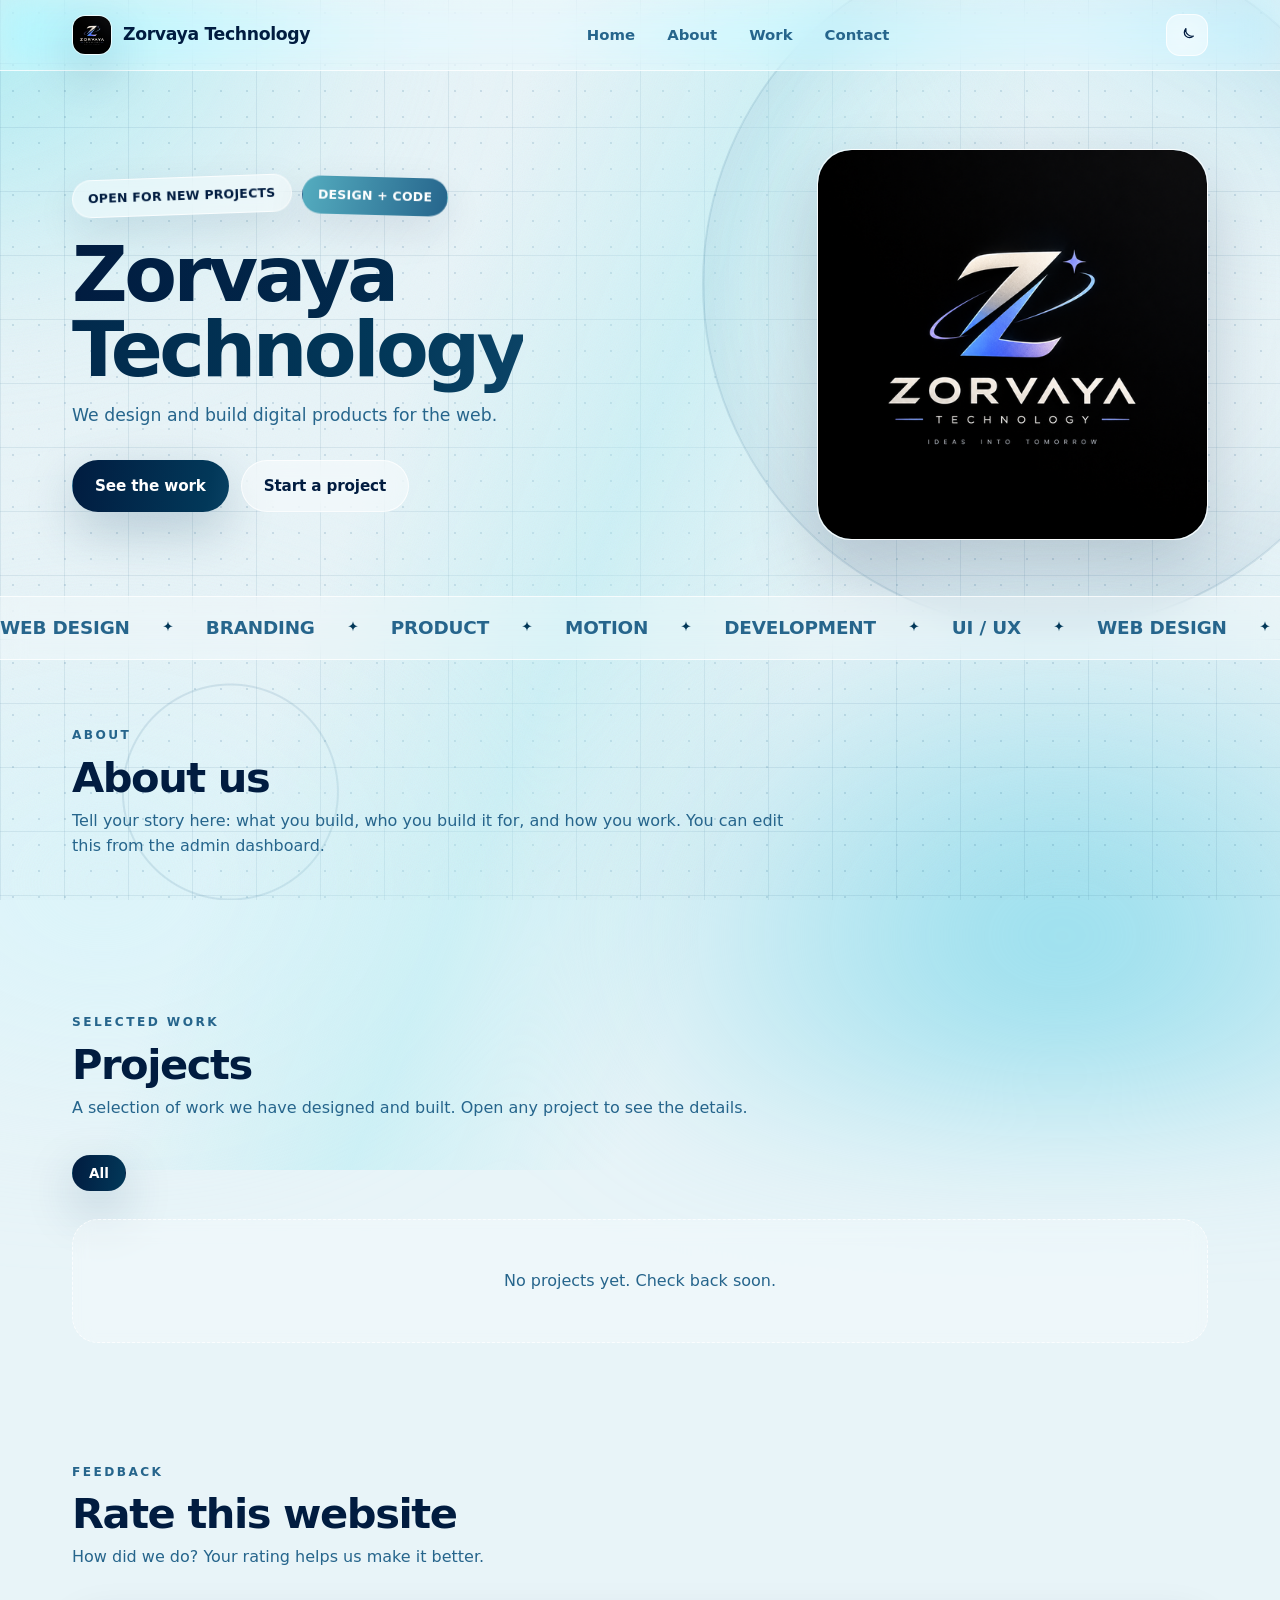
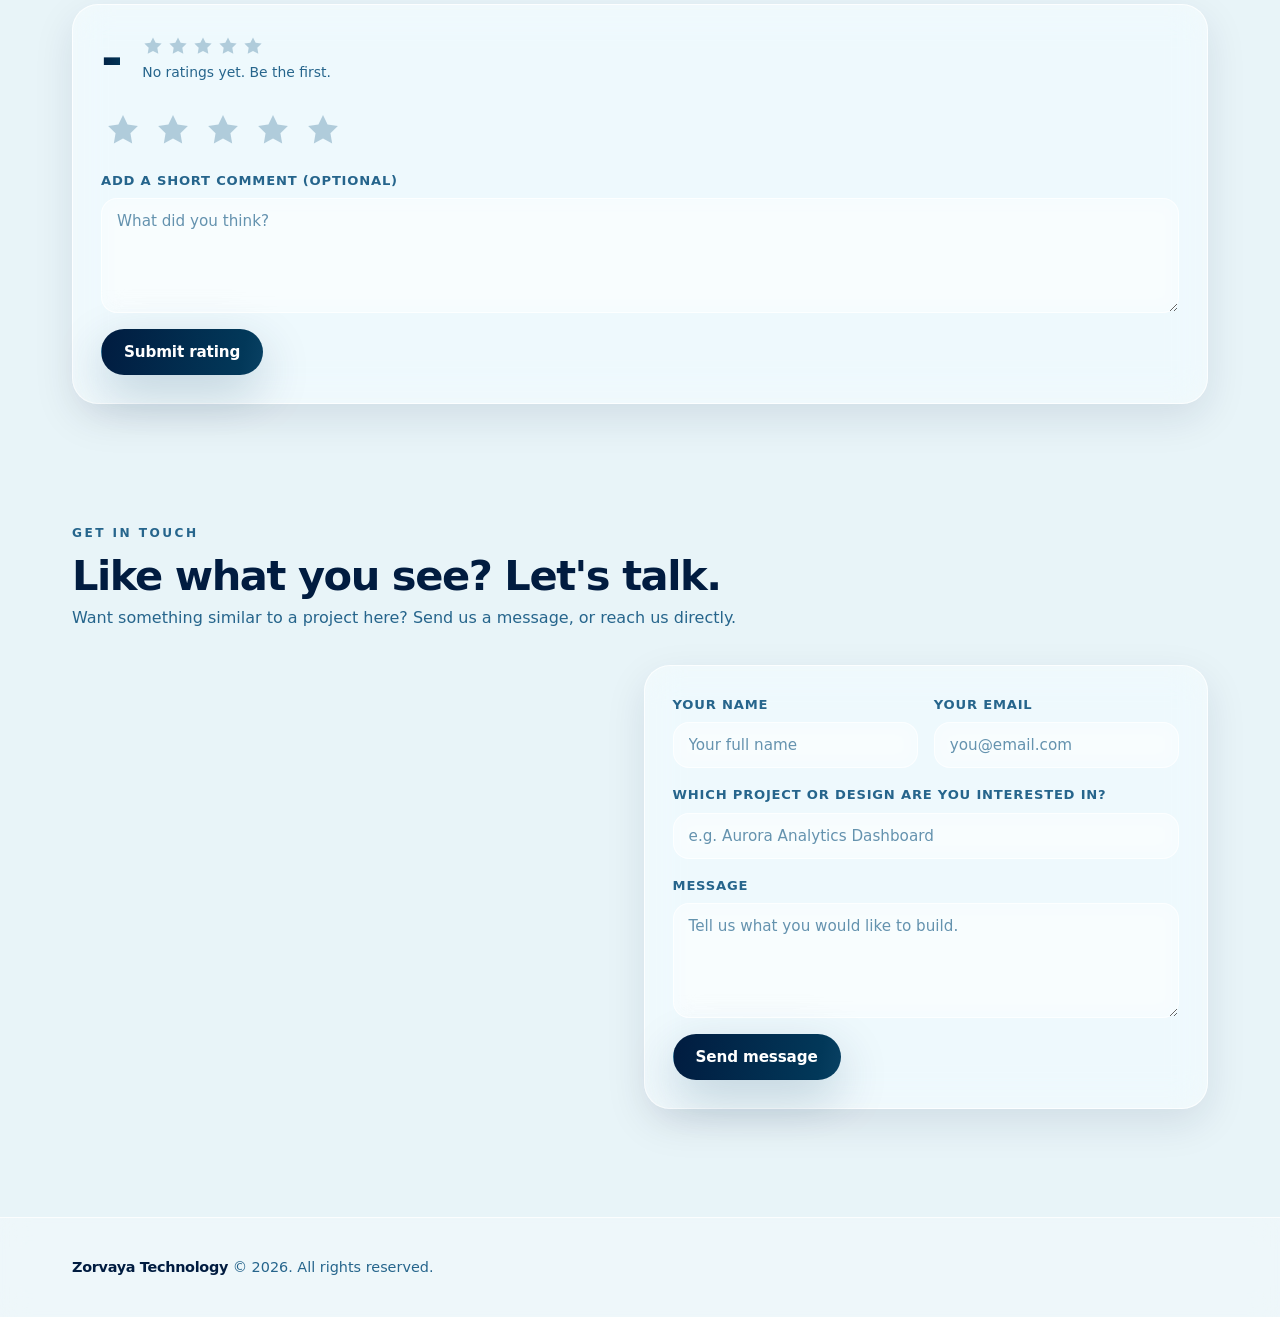
<file: index.html>
<!doctype html>
<html lang="en">
<head>
<meta charset="utf-8">
<meta http-equiv="Content-Security-Policy" content="default-src 'self'; base-uri 'self'; object-src 'none'; form-action 'self'; script-src 'self'; style-src 'self' 'unsafe-inline' https://fonts.googleapis.com; font-src 'self' data: https://fonts.gstatic.com; img-src 'self' data: https:; connect-src 'self' https://itpqcwaniuakbafupkwz.supabase.co; upgrade-insecure-requests">
<meta name="referrer" content="strict-origin-when-cross-origin">
<meta name="viewport" content="width=device-width, initial-scale=1">
<title>Zorvaya Technology | Web Design &amp; Development Studio</title>
<meta name="description" content="Zorvaya Technology is a design and technology studio. We design and build websites, web apps and digital products. See our work and start a project.">
<meta name="keywords" content="Zorvaya Technology, web design, web development, UI UX design, digital products, portfolio, website design India">
<meta name="author" content="Zorvaya Technology">
<meta name="robots" content="index, follow, max-image-preview:large, max-snippet:-1">
<meta name="theme-color" content="#7c3aed">
<link rel="canonical" href="https://anubhav0808-uv.github.io/zorvayatechnology/">

<meta property="og:type" content="website">
<meta property="og:site_name" content="Zorvaya Technology">
<meta property="og:title" content="Zorvaya Technology | Web Design &amp; Development Studio">
<meta property="og:description" content="We design and build websites, web apps and digital products. See our work and start a project.">
<meta property="og:url" content="https://anubhav0808-uv.github.io/zorvayatechnology/">
<meta property="og:image" content="https://anubhav0808-uv.github.io/zorvayatechnology/logo.png">
<meta property="og:image:alt" content="Zorvaya Technology logo">
<meta property="og:locale" content="en_IN">

<meta name="twitter:card" content="summary_large_image">
<meta name="twitter:title" content="Zorvaya Technology | Web Design &amp; Development Studio">
<meta name="twitter:description" content="We design and build websites, web apps and digital products. See our work and start a project.">
<meta name="twitter:image" content="https://anubhav0808-uv.github.io/zorvayatechnology/logo.png">

<link rel="icon" type="image/png" href="./favicon.png">
<link rel="apple-touch-icon" href="./apple-touch-icon.png">

<link rel="preconnect" href="https://fonts.googleapis.com">
<link rel="preconnect" href="https://fonts.gstatic.com" crossorigin>
<noscript><link rel="stylesheet" href="https://fonts.googleapis.com/css2?family=Inter:wght@400;500;600;700&family=Space+Grotesk:wght@500;600;700&display=swap"></noscript>

<link rel="stylesheet" href="./styles.css">

<script type="application/ld+json">
{
  "@context": "https://schema.org",
  "@graph": [
    {
      "@type": "Organization",
      "@id": "https://anubhav0808-uv.github.io/zorvayatechnology/#org",
      "name": "Zorvaya Technology",
      "url": "https://anubhav0808-uv.github.io/zorvayatechnology/",
      "logo": "https://anubhav0808-uv.github.io/zorvayatechnology/logo.png",
      "email": "anubhavraj1969@gmail.com",
      "description": "A design and technology studio that builds websites, web apps and digital products.",
      "areaServed": "IN",
      "knowsAbout": ["Web design", "Web development", "UI/UX design", "Digital products"]
    },
    {
      "@type": "WebSite",
      "@id": "https://anubhav0808-uv.github.io/zorvayatechnology/#website",
      "url": "https://anubhav0808-uv.github.io/zorvayatechnology/",
      "name": "Zorvaya Technology",
      "publisher": { "@id": "https://anubhav0808-uv.github.io/zorvayatechnology/#org" },
      "inLanguage": "en"
    }
  ]
}
</script>
</head>
<body>
<div class="bg-fx" aria-hidden="true"></div>
<div id="app">
  <header class="site-header">
    <div class="wrap nav">
      <a class="brand" href="./"><img class="brand-logo" src="./logo.png" alt="Zorvaya Technology logo"><span>Zorvaya Technology</span></a>
    </div>
  </header>
  <main>
    <section class="hero">
      <div class="wrap hero-grid">
        <div>
          <div class="stickers"><span class="sticker">Design &amp; Technology Studio</span></div>
          <h1 class="display"><span class="grad">Zorvaya Technology</span></h1>
          <p class="role">Design &amp; Technology Studio</p>
          <p class="lead">We design and build digital products for the web.</p>
          <div class="hero-cta">
            <a class="btn btn-primary" href="#/#work">See the work</a>
            <a class="btn btn-ghost" href="#/contact">Start a project</a>
          </div>
        </div>
        <div class="avatar-card"><img src="./logo.png" alt="Zorvaya Technology"></div>
      </div>
    </section>
  </main>
</div>
<noscript>
  <div class="wrap" style="padding:24px 22px 60px">
    <h2>Zorvaya Technology</h2>
    <p>We design and build websites, web apps and digital products. This site is interactive and needs JavaScript enabled to browse the full portfolio.</p>
    <p>Email: <a href="mailto:anubhavraj1969@gmail.com">anubhavraj1969@gmail.com</a></p>
  </div>
</noscript>
<script src="./app.js"></script>
</body>
</html>
</file>
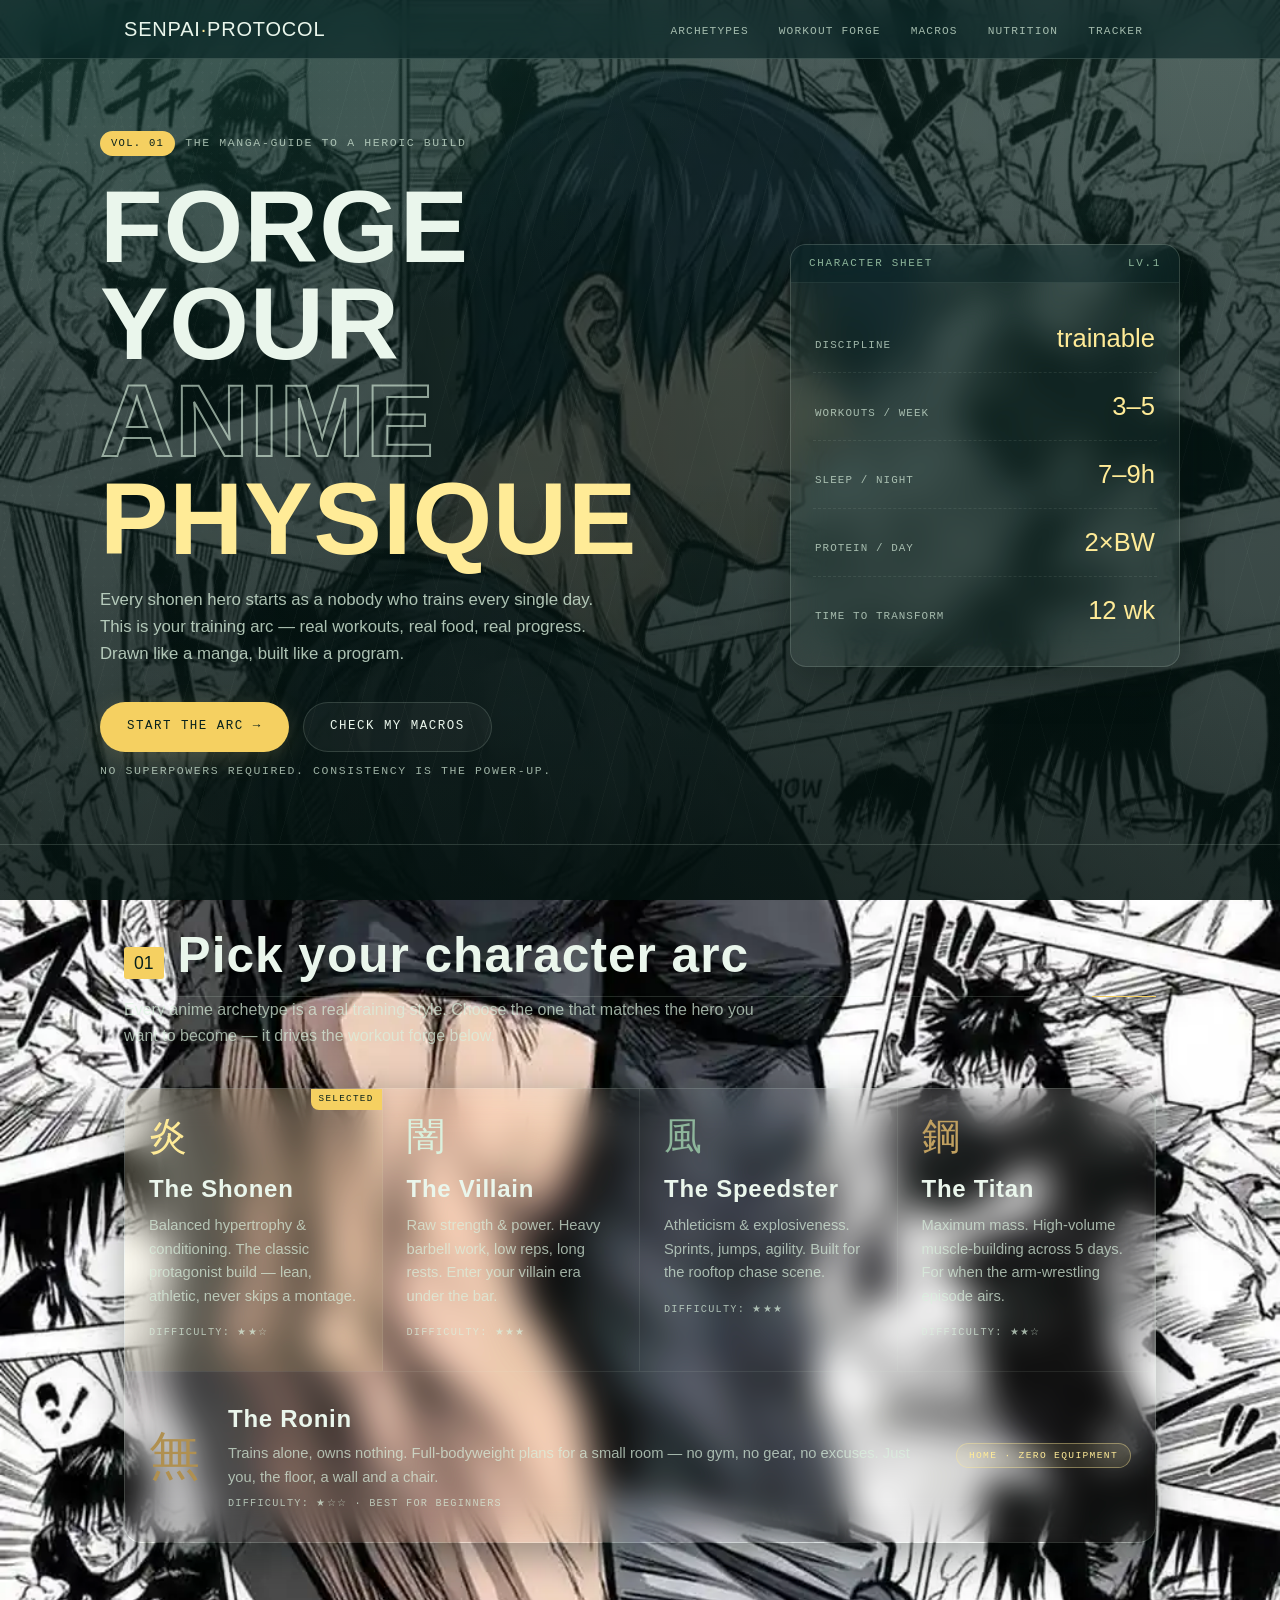
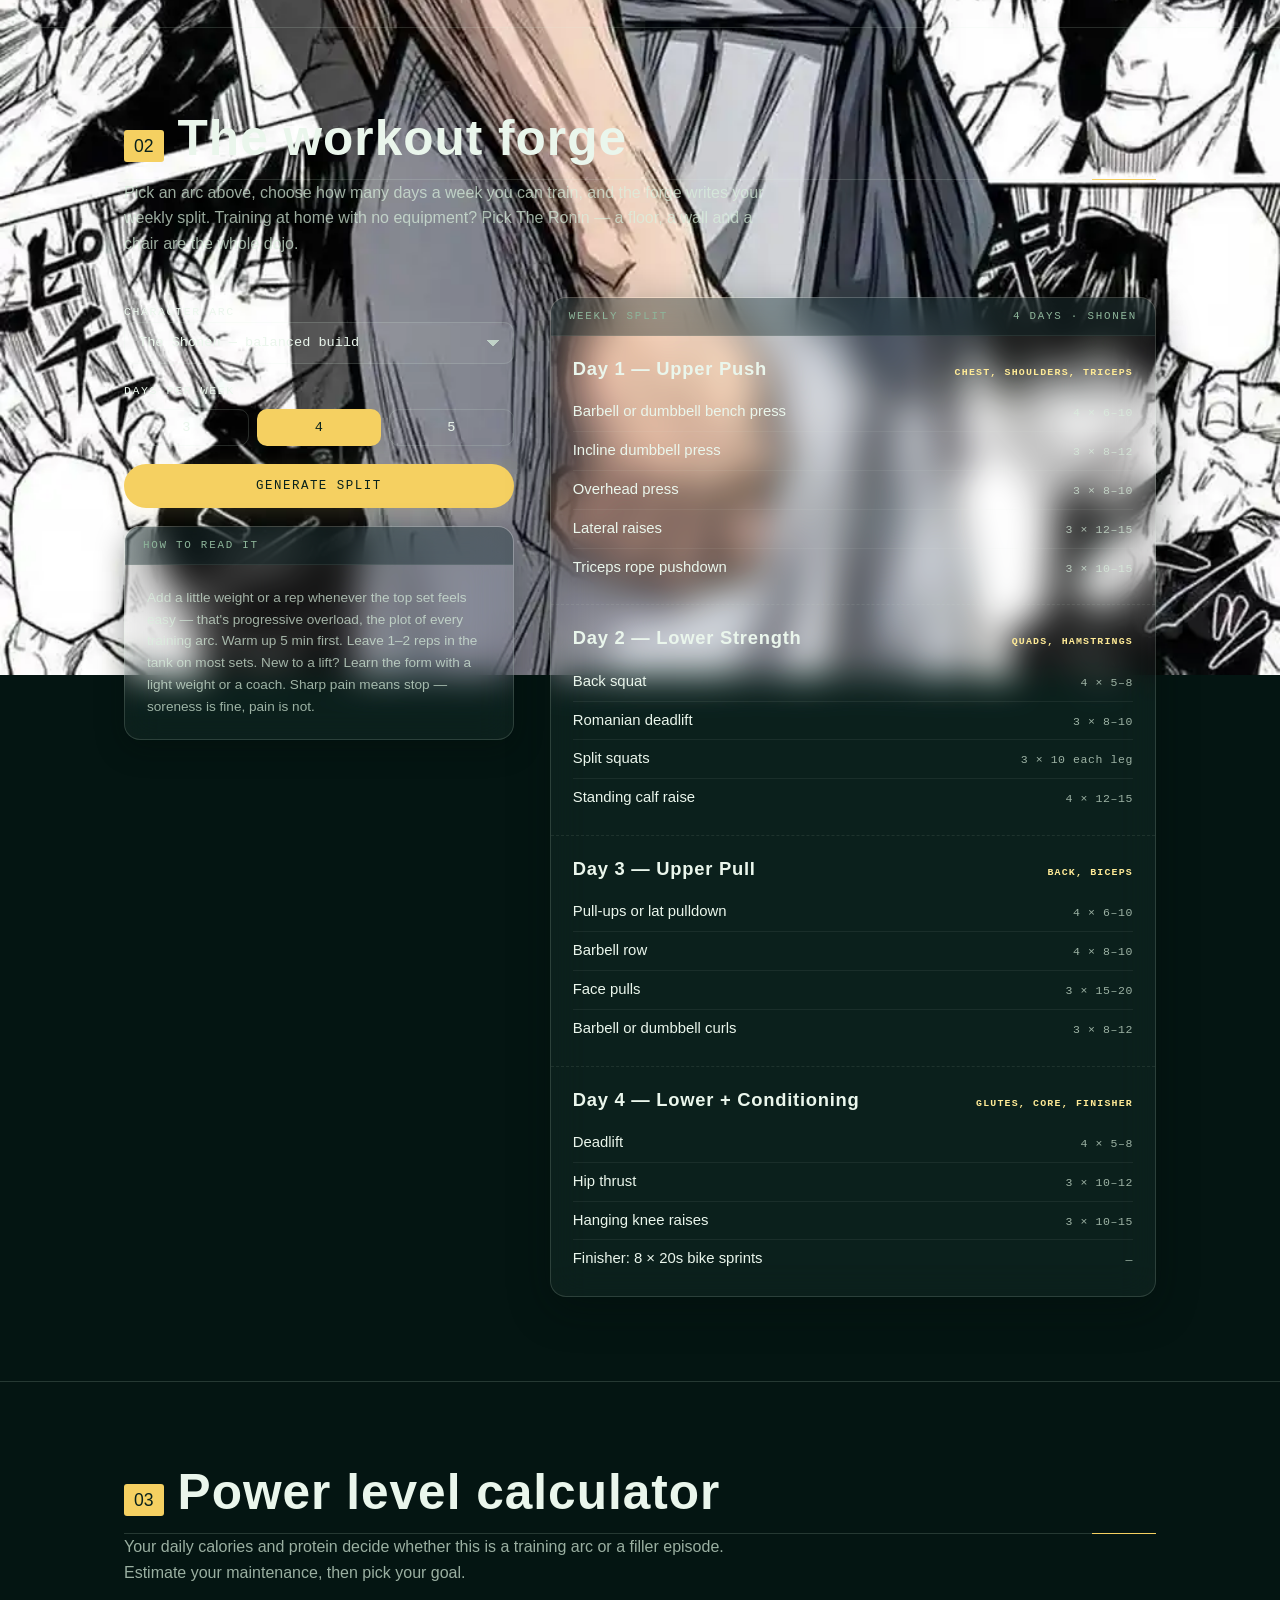
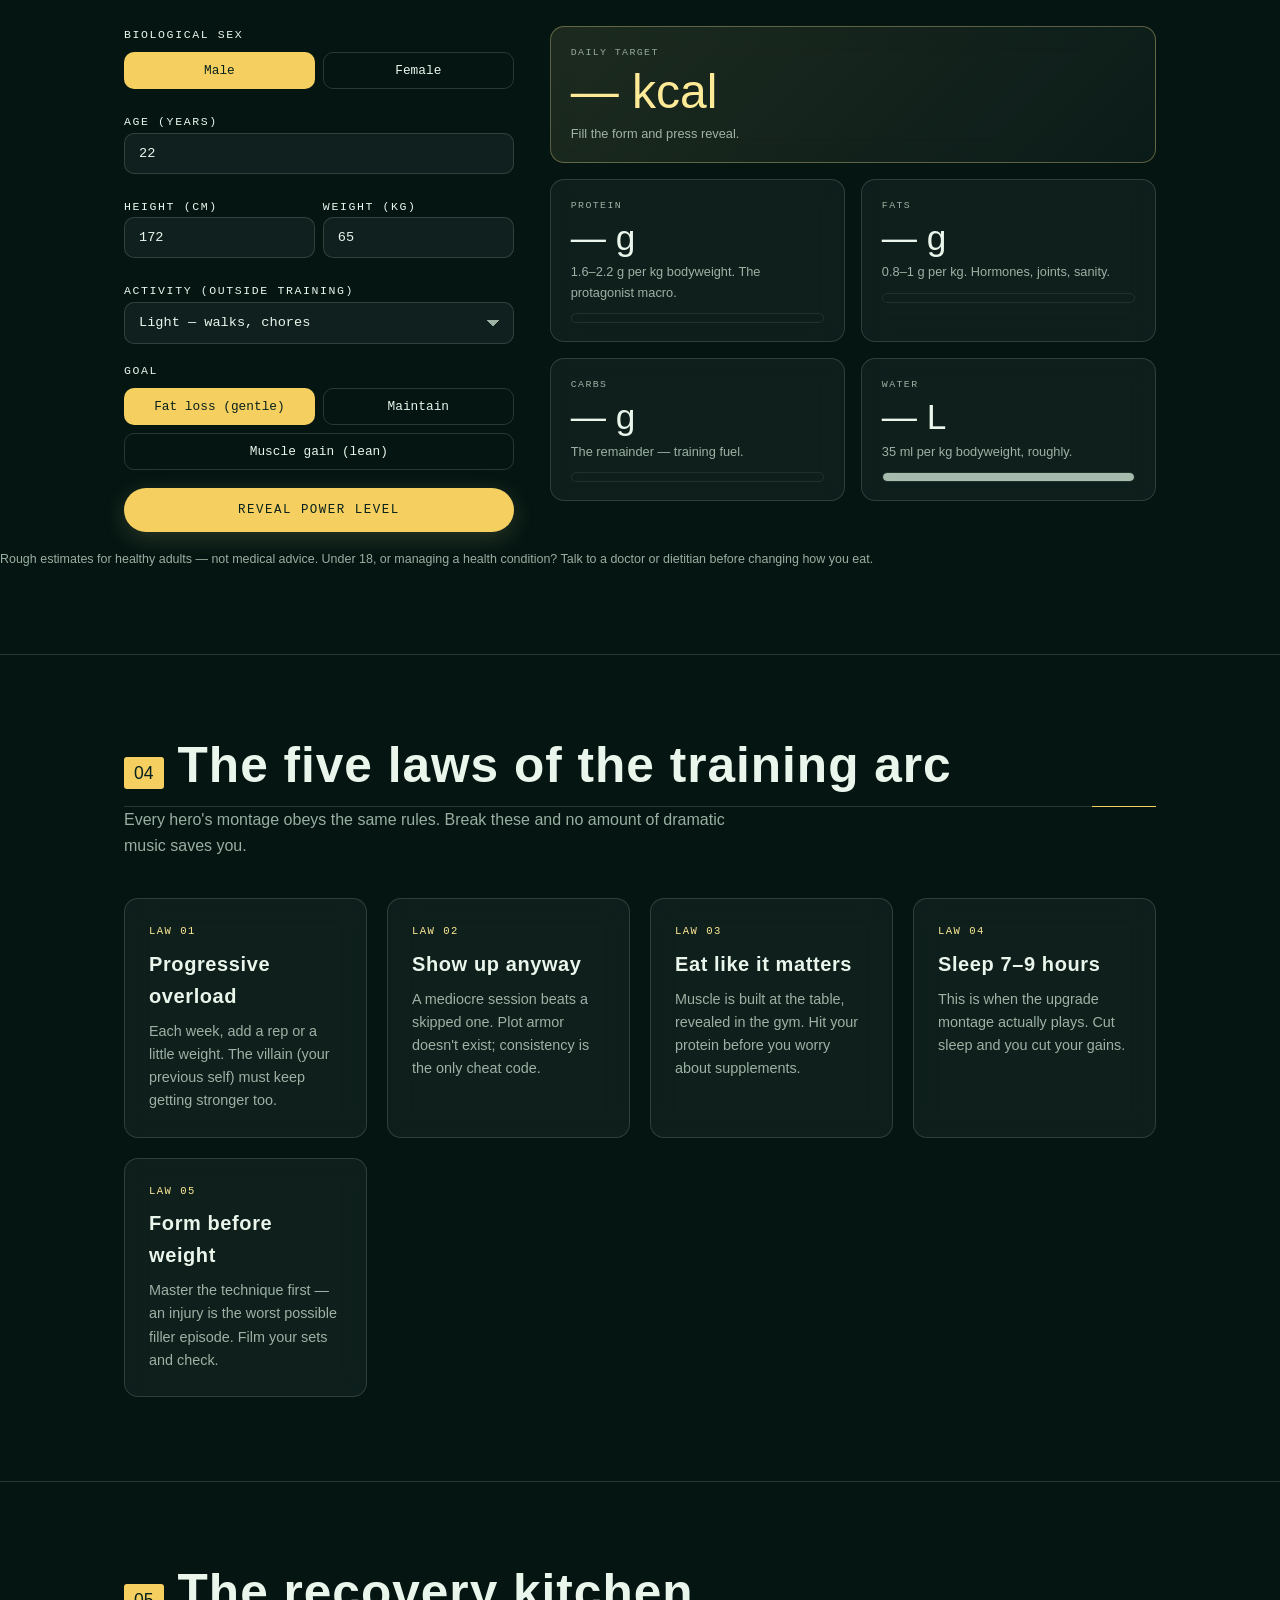
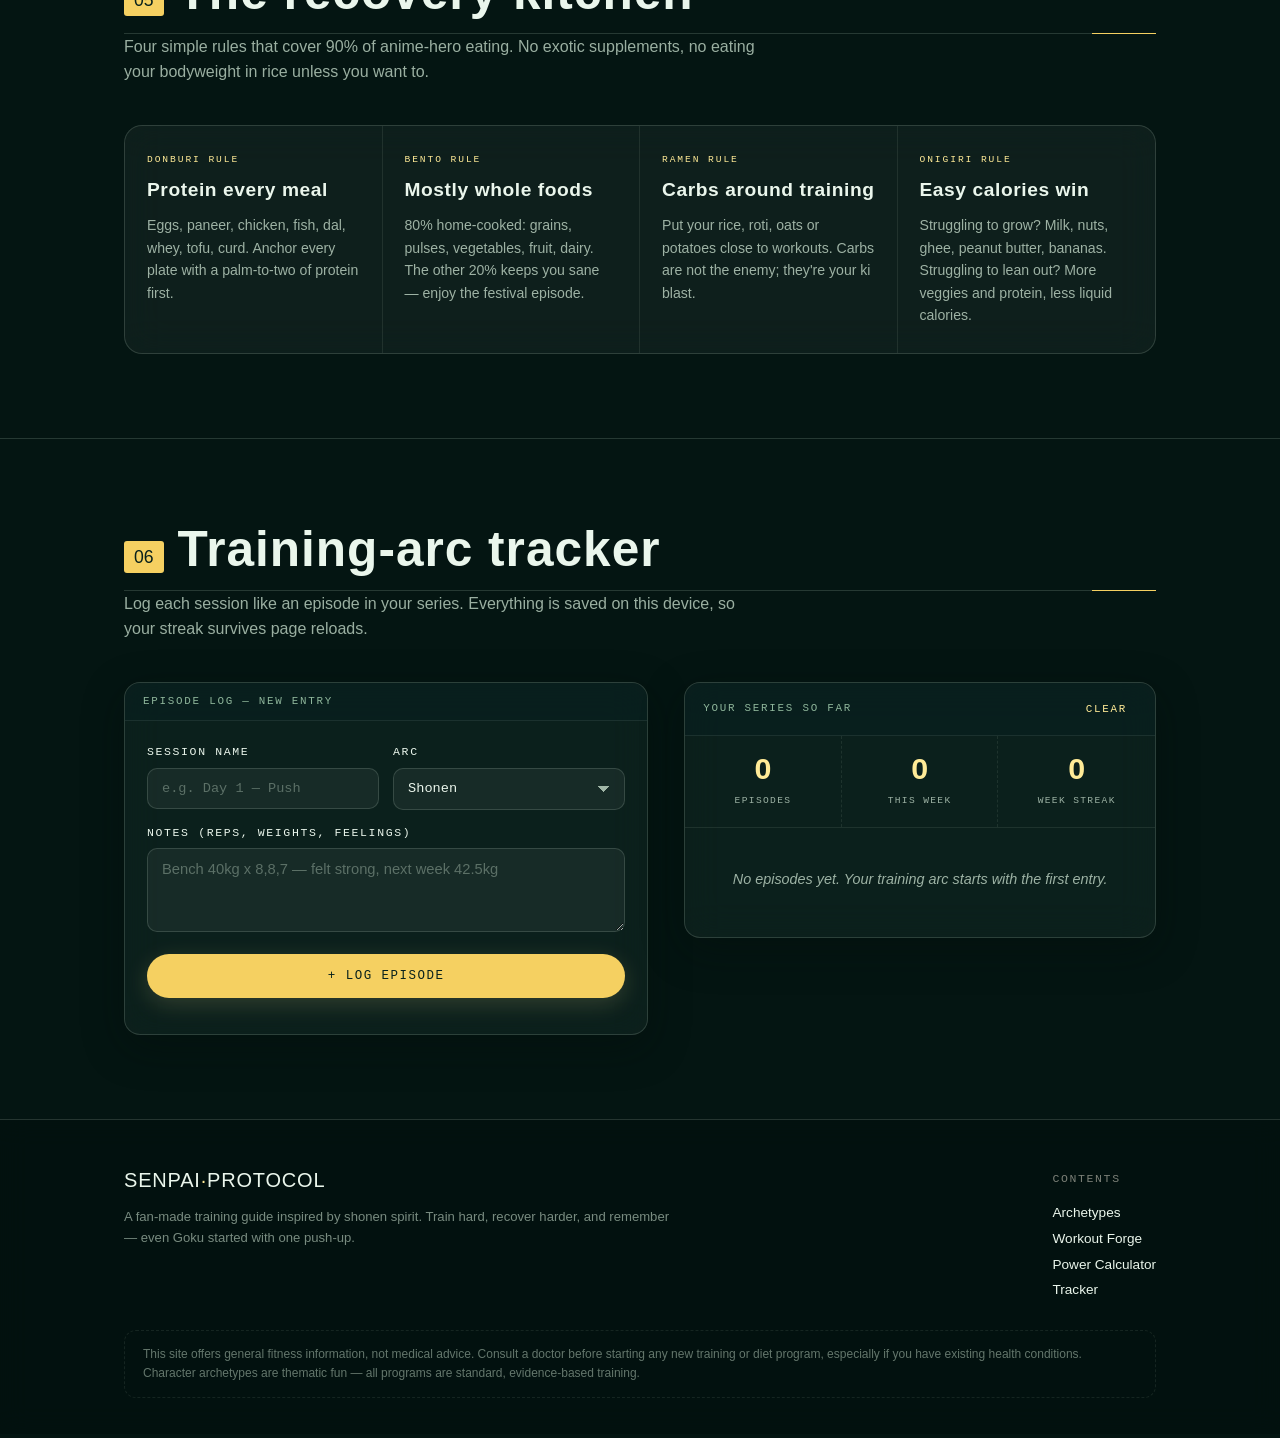
<file: projects/anime-physique/index.html>
<!DOCTYPE html>
<html lang="en">
<head>
<meta charset="UTF-8">
<meta name="viewport" content="width=device-width, initial-scale=1.0">
  <!-- Single-file build: the inline style and script tags require 'unsafe-inline' below.
       Split assets into files someday and tighten to:
       default-src 'none'; script-src 'self'; style-src 'self' https://fonts.googleapis.com;
       font-src https://fonts.gstatic.com; img-src 'self'; object-src 'none'; base-uri 'none'
       (frame-ancestors cannot be set via <meta> — it needs a real HTTP header). -->
  <meta http-equiv="Content-Security-Policy" content="default-src 'none'; script-src 'unsafe-inline'; style-src 'unsafe-inline' https://fonts.googleapis.com; font-src https://fonts.gstatic.com; img-src data:; object-src 'none'; base-uri 'none'; form-action 'none'">
<title>SENPAI PROTOCOL — Forge Your Anime Physique</title>
<link rel="preconnect" href="https://fonts.googleapis.com">
<link rel="preconnect" href="https://fonts.gstatic.com" crossorigin>
<link href="https://fonts.googleapis.com/css2?family=Anton&family=Bricolage+Grotesque:opsz,wght@12..96,300..800&family=IBM+Plex+Mono:wght@400;500;600&display=swap" rel="stylesheet">
<style>
:root{
  --text:#EAF6EC;
  --text-dim:rgba(218,241,222,.70);
  --gold:#FFEB97; --gold-strong:#F5D061;
  --gold-tint:rgba(255,235,151,.10);
  --mint:#8EB69B; --sage:#235347;
  --deep:#051F20;
  --glass:rgba(255,255,255,.045); --glass-hi:rgba(255,255,255,.085);
  --line:rgba(218,241,222,.16); --line-soft:rgba(218,241,222,.09);
  --paper:#EAF6EC; --paper-dim:rgba(255,255,255,.028);
  --ink:rgba(218,241,222,.75); --ink-soft:rgba(218,241,222,.78);
  --red:#FFEB97; --red-tint:rgba(255,235,151,.10);
  --teal:#8EB69B; --teal-tint:rgba(142,182,155,.12);
  --border:rgba(218,241,222,.4); --border-soft:rgba(218,241,222,.12);
  --font-display:'Anton',Impact,sans-serif;
  --font-body:'Bricolage Grotesque','Segoe UI',sans-serif;
  --font-mono:'IBM Plex Mono',Consolas,monospace;
}
*{margin:0;padding:0;box-sizing:border-box}
html{scroll-behavior:smooth}
body{
  font-family:var(--font-body);
  color:var(--text);
  line-height:1.6;
  overflow-x:hidden;
  background-color:#041512;
  background-image:
    radial-gradient(1100px 720px at 10% -10%, rgba(35,83,71,.50), transparent 62%),
    radial-gradient(900px 600px at 100% 0%, rgba(142,182,155,.10), transparent 55%),
    radial-gradient(1500px 900px at 50% 118%, rgba(3,15,13,.70), transparent 65%),
    linear-gradient(180deg, rgba(6,30,27,.72) 0%, rgba(4,20,17,.82) 100%),
    url("[data-uri]");
  background-size:auto,auto,auto,auto,cover;
  background-position:10% -10%,100% 0%,50% 118%,center,center top;
  background-repeat:no-repeat;
  background-attachment:fixed,fixed,fixed,fixed,fixed;
}
::selection{background:var(--gold-strong);color:#07231F}

/* ---------- shared ---------- */
.wrap{max-width:1080px;margin:0 auto;padding:0 24px}
.mono{font-family:var(--font-mono);font-size:.72rem;letter-spacing:.14em;text-transform:uppercase}
.section{padding:84px 0}
.section-head{display:flex;align-items:baseline;gap:14px;margin-bottom:8px;flex-wrap:wrap}
.section-num{
  font-family:var(--font-display);font-size:1.1rem;color:#08211C;
  background:var(--gold-strong);padding:2px 10px;transform:translateY(-3px);
  border-radius:3px;
}
h2.sec-title{font-family:var(--font-display);font-size:clamp(2rem,4.6vw,3.1rem);letter-spacing:.02em;line-height:1.05;color:var(--text)}
.section-sub{color:var(--text-dim);max-width:640px;margin-bottom:40px}
.rule{height:1px;background:var(--line);position:relative;margin:14px 0 0;border:none}
.rule::after{content:"";position:absolute;right:0;top:0;height:1px;width:64px;background:var(--gold-strong)}
.tag{display:inline-block;font-family:var(--font-mono);font-size:.66rem;letter-spacing:.12em;text-transform:uppercase;border:1px solid var(--line);padding:3px 10px;background:var(--glass);color:var(--text);border-radius:99px}
.tag.red{background:var(--gold-strong);color:#08211C;border-color:transparent}

/* ---------- nav ---------- */
nav{
  position:sticky;top:0;z-index:50;
  background:rgba(5,31,32,.60);
  backdrop-filter:blur(16px) saturate(140%);
  -webkit-backdrop-filter:blur(16px) saturate(140%);
  border-bottom:1px solid var(--line);
}
.nav-inner{display:flex;align-items:center;justify-content:space-between;height:58px}
.logo{font-family:var(--font-display);font-size:1.25rem;letter-spacing:.04em;text-decoration:none;color:var(--text)}
.logo em{font-style:normal;color:var(--gold)}
.nav-links{display:flex;gap:4px;list-style:none}
.nav-links a{
  font-family:var(--font-mono);font-size:.7rem;letter-spacing:.1em;text-transform:uppercase;
  color:rgba(218,241,222,.72);text-decoration:none;padding:6px 12px;border:1.5px solid transparent;
  border-radius:99px;transition:all .15s;
}
.nav-links a:hover{border-color:var(--line);background:var(--glass-hi);color:var(--gold)}
@media(max-width:760px){.nav-links{display:none}}

/* ---------- hero ---------- */
header.hero{
  position:relative;overflow:hidden;
  border-bottom:1px solid var(--line);
  background:
    repeating-linear-gradient(105deg, transparent 0 42px, rgba(218,241,222,.028) 42px 43px),
    repeating-linear-gradient(75deg, transparent 0 60px, rgba(218,241,222,.02) 60px 61px);
}
.hero-kicker{display:flex;align-items:center;gap:10px;margin-bottom:22px}
.hero h1{
  font-family:var(--font-display);
  font-size:clamp(3rem,9vw,6.4rem);
  line-height:.95;letter-spacing:.01em;
  text-transform:uppercase;
  max-width:900px;
  color:var(--text);
}
.hero h1 .stroke{
  color:transparent;-webkit-text-stroke:2px rgba(218,241,222,.62);
}
.hero h1 .fill-red{color:var(--gold)}
.hero-cta{margin:34px 0 10px;display:flex;gap:14px;flex-wrap:wrap}
.btn{
  display:inline-block;font-family:var(--font-mono);font-size:.78rem;letter-spacing:.12em;text-transform:uppercase;
  padding:14px 26px;text-decoration:none;border:1px solid var(--line);
  border-radius:99px;transition:transform .12s, box-shadow .12s, background .15s;cursor:pointer;
}
.btn-primary{background:var(--gold-strong);color:#08211C;border-color:transparent;box-shadow:0 6px 24px rgba(255,235,151,.16)}
.btn-primary:hover{transform:translateY(-2px);box-shadow:0 10px 32px rgba(255,235,151,.24)}
.btn-ghost{background:var(--glass);color:var(--text);backdrop-filter:blur(10px);-webkit-backdrop-filter:blur(10px)}
.btn-ghost:hover{transform:translateY(-2px);background:var(--glass-hi)}
.hero-grid{display:grid;grid-template-columns:1.25fr .75fr;gap:40px;align-items:center;padding:72px 0 64px}
@media(max-width:820px){.hero-grid{grid-template-columns:1fr;padding:56px 0}}

/* glass panel */
.panel{
  border:1px solid var(--line);background:var(--glass);position:relative;
  border-radius:16px;overflow:hidden;
  backdrop-filter:blur(18px) saturate(135%);
  -webkit-backdrop-filter:blur(18px) saturate(135%);
  box-shadow:0 12px 40px rgba(2,12,10,.38);
}
.panel .panel-head{
  border-bottom:1px solid var(--line-soft);background:rgba(5,31,32,.38);color:var(--mint);
  padding:10px 18px;font-family:var(--font-mono);font-size:.68rem;letter-spacing:.16em;text-transform:uppercase;
  display:flex;justify-content:space-between;align-items:center;
}
.panel .panel-body{padding:22px}
.hero-stats{display:grid;gap:0}
.hstat{display:flex;justify-content:space-between;align-items:baseline;padding:13px 2px;border-bottom:1px dashed var(--line-soft)}
.hstat:last-child{border-bottom:none}
.hstat b{font-family:var(--font-display);font-size:1.6rem;font-weight:400;color:var(--gold)}
.hstat span{font-family:var(--font-mono);font-size:.68rem;letter-spacing:.1em;text-transform:uppercase;color:var(--text-dim)}
.halftone{
  position:absolute;inset:0;pointer-events:none;opacity:.7;
  background-image:radial-gradient(rgba(255,255,255,.05) 1.2px, transparent 1.3px);
  background-size:9px 9px;
  -webkit-mask-image:linear-gradient(115deg,#000 0%,transparent 34%);
          mask-image:linear-gradient(115deg,#000 0%,transparent 34%);
}

/* ---------- archetype cards ---------- */
.arch-grid{
  display:grid;grid-template-columns:repeat(auto-fit,minmax(230px,1fr));gap:0;
  border:1px solid var(--line);border-radius:18px;overflow:hidden;
  background:var(--glass);
  backdrop-filter:blur(18px) saturate(135%);
  -webkit-backdrop-filter:blur(18px) saturate(135%);
  box-shadow:0 12px 40px rgba(2,12,10,.38);
}
.arch{
  border-right:1px solid var(--line-soft);padding:28px 24px 30px;position:relative;
  background:transparent;transition:background .15s;cursor:pointer;
}
.arch:last-child{border-right:none}
.arch:hover{background:var(--glass-hi)}
.arch.selected{background:var(--gold-tint)}
.arch.selected::after{
  content:"SELECTED";position:absolute;top:0;right:0;background:var(--gold-strong);color:#08211C;
  font-family:var(--font-mono);font-size:.58rem;letter-spacing:.14em;padding:3px 8px;
  border-bottom-left-radius:8px;
}
.arch .glyph{font-family:var(--font-display);font-size:2.4rem;line-height:1;color:var(--text)}
.arch:nth-child(1) .glyph{color:var(--gold)}
.arch:nth-child(2) .glyph{color:#DAF1DE}
.arch:nth-child(3) .glyph{color:var(--mint)}
.arch:nth-child(4) .glyph{color:#C0A060}
.arch[data-arch=ronin] .glyph{color:#B09050}
.arch h3{font-family:var(--font-display);font-size:1.5rem;margin:14px 0 6px;letter-spacing:.03em;color:var(--text)}
.arch p{font-size:.92rem;color:var(--text-dim)}
.arch .lv{margin-top:16px;font-family:var(--font-mono);font-size:.64rem;letter-spacing:.12em;text-transform:uppercase;color:var(--text-dim)}
.arch-wide{grid-column:1/-1;border-right:none;border-top:1px solid var(--line-soft);display:grid;grid-template-columns:auto 1fr auto;gap:6px 28px;align-items:center}
.arch-wide .glyph{font-size:3.2rem}
.arch-wide h3{margin:0 0 4px}
.arch-wide .lv{margin-top:6px}
.aw-badge{font-family:var(--font-mono);font-size:.6rem;letter-spacing:.14em;text-transform:uppercase;border:1px solid rgba(255,235,151,.4);padding:4px 12px;white-space:nowrap;align-self:center;background:var(--gold-tint);color:var(--gold);border-radius:99px}
.arch-wide.selected::after{top:auto;bottom:0;border-bottom-left-radius:0;border-top-left-radius:8px}
@media(max-width:720px){.arch-wide{grid-template-columns:auto 1fr}.aw-badge{display:none}}
@media(max-width:960px){.arch{border-right:none;border-bottom:1px solid var(--line-soft)}.arch:last-child{border-bottom:none}}

/* ---------- forge (generator) ---------- */
.forge-layout{display:grid;grid-template-columns:.9fr 1.4fr;gap:36px;align-items:start}
@media(max-width:880px){.forge-layout{grid-template-columns:1fr}}
.controls{display:grid;gap:18px}
.ctl label{display:block;margin-bottom:8px}
select,input[type=number],input[type=text]{
  width:100%;font-family:var(--font-mono);font-size:.85rem;padding:12px 14px;
  border:1.5px solid var(--line);background:rgba(255,255,255,.05);color:var(--text);
  border-radius:10px;appearance:none;
  background-image:linear-gradient(45deg,transparent 50%,rgba(218,241,222,.7) 50%),linear-gradient(135deg,rgba(218,241,222,.7) 50%,transparent 50%);
  background-position:calc(100% - 20px) 50%,calc(100% - 14px) 50%;background-size:6px 6px;background-repeat:no-repeat;
}
select:focus,input:focus,textarea:focus{outline:none;border-color:var(--gold-strong)}
select option{background:#07231F;color:var(--text)}
input[type=number],input[type=text]{background-image:none}
textarea{
  width:100%;font-family:var(--font-body);font-size:.92rem;padding:12px 14px;
  border:1.5px solid var(--line);background:rgba(255,255,255,.05);color:var(--text);
  border-radius:10px;resize:vertical;min-height:84px;
}
textarea::placeholder,input::placeholder{color:rgba(218,241,222,.35)}
.days-row{display:grid;grid-template-columns:repeat(3,1fr);gap:8px}
.day-opt{
  border:1.5px solid var(--line);padding:10px 0;text-align:center;font-family:var(--font-mono);font-size:.85rem;
  cursor:pointer;background:transparent;color:var(--text);transition:all .12s;user-select:none;border-radius:10px;
}
.day-opt:hover{background:var(--glass-hi)}
.day-opt.on{background:var(--gold-strong);color:#08211C;border-color:transparent}
#plan-out .panel-body{padding:0}
.split-day{border-bottom:1px dashed var(--line-soft);padding:18px 22px}
.split-day:last-child{border-bottom:none}
.split-day h4{display:flex;align-items:baseline;justify-content:space-between;gap:12px;flex-wrap:wrap}
.split-day h4 .dname{font-family:var(--font-display);font-size:1.15rem;letter-spacing:.04em;color:var(--text)}
.split-day h4 .dfocus{font-family:var(--font-mono);font-size:.62rem;letter-spacing:.12em;text-transform:uppercase;color:var(--gold)}
.split-day ul{list-style:none;margin-top:10px}
.split-day li{
  display:grid;grid-template-columns:1fr auto;gap:4px 18px;padding:7px 0;
  border-bottom:1px solid rgba(218,241,222,.07);font-size:.93rem;align-items:baseline;
}
.split-day li:last-child{border-bottom:none}
.split-day li .sets{font-family:var(--font-mono);font-size:.72rem;letter-spacing:.05em;color:var(--text-dim);white-space:nowrap}
.split-day li .cue{grid-column:1/-1;font-size:.78rem;color:var(--text-dim);font-style:italic}

/* ---------- macro calc ---------- */
.calc-layout{display:grid;grid-template-columns:.9fr 1.4fr;gap:36px;align-items:start}
@media(max-width:880px){.calc-layout{grid-template-columns:1fr}}
.radio-row{display:grid;grid-template-columns:1fr 1fr;gap:8px}
.radio-opt{border:1.5px solid var(--line);padding:10px 0;text-align:center;font-family:var(--font-mono);font-size:.8rem;cursor:pointer;background:transparent;color:var(--text);user-select:none;transition:all .12s;border-radius:10px}
.radio-opt:hover{background:var(--glass-hi)}
.radio-opt.on{background:var(--gold-strong);border-color:transparent;color:#08211C}
.macro-out{display:grid;grid-template-columns:repeat(2,1fr);gap:16px}
.mcard{border:1px solid var(--line);padding:18px 20px;background:var(--glass);position:relative;border-radius:14px;backdrop-filter:blur(14px);-webkit-backdrop-filter:blur(14px)}
.mcard.big{grid-column:1/-1;background:linear-gradient(135deg,rgba(255,235,151,.10),rgba(255,255,255,.03));border-color:rgba(255,235,151,.32)}
.mcard .mlabel{font-family:var(--font-mono);font-size:.62rem;letter-spacing:.14em;text-transform:uppercase;color:var(--text-dim)}
.mcard.big .mlabel{color:rgba(218,241,222,.65)}
.mcard .mval{font-family:var(--font-display);font-size:2.2rem;line-height:1.15;margin-top:4px;color:var(--text)}
.mcard.big .mval{color:var(--gold);font-size:3rem}
.mcard .msub{font-size:.8rem;color:var(--text-dim);margin-top:4px}
.mcard.big .msub{color:rgba(218,241,222,.7)}
.bar{height:10px;border:1px solid var(--line-soft);margin-top:10px;background:transparent;border-radius:99px;overflow:hidden}
.bar i{display:block;height:100%;border-radius:99px}

/* ---------- principles ---------- */
.prin-grid{display:grid;grid-template-columns:repeat(auto-fit,minmax(240px,1fr));gap:20px}
.pcard{border:1px solid var(--line);background:var(--glass);padding:24px;position:relative;border-radius:14px;transition:transform .12s, box-shadow .12s, border-color .12s;backdrop-filter:blur(14px);-webkit-backdrop-filter:blur(14px)}
.pcard:hover{transform:translateY(-3px);box-shadow:0 10px 32px rgba(2,12,10,.4);border-color:rgba(255,235,151,.35)}
.pcard .pnum{font-family:var(--font-mono);font-size:.66rem;letter-spacing:.14em;color:var(--gold)}
.pcard h3{font-family:var(--font-display);font-size:1.25rem;margin:8px 0 8px;letter-spacing:.03em;color:var(--text)}
.pcard p{font-size:.9rem;color:var(--text-dim)}

/* ---------- nutrition ---------- */
.nutri-grid{display:grid;grid-template-columns:repeat(auto-fit,minmax(220px,1fr));gap:0;border:1px solid var(--line);border-radius:18px;overflow:hidden;background:var(--glass);backdrop-filter:blur(18px);-webkit-backdrop-filter:blur(18px)}
.nutri{padding:26px 22px;border-right:1px solid var(--line-soft);background:transparent;transition:background .15s}
.nutri:last-child{border-right:none}
.nutri:hover{background:var(--glass-hi)}
.nutri .jp{font-family:var(--font-mono);font-size:.6rem;letter-spacing:.2em;text-transform:uppercase;color:var(--gold)}
.nutri h3{font-family:var(--font-display);font-size:1.2rem;margin:8px 0;color:var(--text);letter-spacing:.03em}
.nutri p{font-size:.88rem;color:var(--text-dim)}
@media(max-width:960px){.nutri{border-right:none;border-bottom:1px solid var(--line-soft)}.nutri:last-child{border-bottom:none}}

/* ---------- tracker ---------- */
.tracker-layout{display:grid;grid-template-columns:1fr .9fr;gap:36px;align-items:start}
@media(max-width:880px){.tracker-layout{grid-template-columns:1fr}}
.log-form{display:grid;gap:14px;grid-template-columns:1fr 1fr}
.log-form .full{grid-column:1/-1}
.log-form label{display:block;margin-bottom:6px}
.stat-strip{display:grid;grid-template-columns:repeat(3,1fr);border-bottom:1px solid var(--line-soft)}
.stat-strip>div{padding:16px 20px;border-right:1px dashed var(--line-soft);text-align:center}
.stat-strip>div:last-child{border-right:none}
.stat-strip b{font-family:var(--font-display);font-size:1.9rem;display:block;line-height:1.1;color:var(--gold)}
.stat-strip span{font-family:var(--font-mono);font-size:.6rem;letter-spacing:.14em;text-transform:uppercase;color:var(--text-dim)}
#log-list{max-height:360px;overflow:auto;padding:10px 16px 16px}
.log-entry{border:1px solid var(--line);border-left-width:6px;padding:12px 16px;margin-top:12px;background:var(--glass);backdrop-filter:blur(8px);-webkit-backdrop-filter:blur(8px);display:grid;gap:3px;position:relative;border-radius:10px;animation:pop .25s ease}
@keyframes pop{from{transform:scale(.96);opacity:0}to{transform:scale(1);opacity:1}}
.log-entry .le-top{display:flex;justify-content:space-between;gap:10px;align-items:baseline;flex-wrap:wrap}
.log-entry .le-title{font-family:var(--font-display);font-size:1rem;letter-spacing:.03em;color:var(--text)}
.log-entry .le-date{font-family:var(--font-mono);font-size:.62rem;color:var(--text-dim);letter-spacing:.08em}
.log-entry .le-note{font-size:.85rem;color:rgba(218,241,222,.75)}
.log-entry .del{position:absolute;top:6px;right:8px;background:none;border:none;font-family:var(--font-mono);font-size:.9rem;color:var(--text-dim);cursor:pointer;padding:2px 4px}
.log-entry .del:hover{color:var(--gold)}
.empty{padding:30px 20px;text-align:center;color:var(--text-dim);font-size:.9rem;font-style:italic}

/* ---------- footer ---------- */
footer{border-top:1px solid var(--line);background:rgba(3,16,14,.55);backdrop-filter:blur(14px);-webkit-backdrop-filter:blur(14px);color:var(--text);padding:44px 0 36px}
footer .foot-grid{display:flex;justify-content:space-between;gap:24px;flex-wrap:wrap;align-items:flex-start}
footer .logo{color:var(--text)}
footer p{font-size:.82rem;color:rgba(218,241,222,.55);max-width:560px}
.disclaimer{margin-top:28px;border:1px dashed var(--line-soft);border-radius:12px;padding:14px 18px;font-size:.75rem;color:rgba(218,241,222,.45)}


/* ---------- a11y & feedback ---------- */
.skip-link{position:absolute;left:-9999px;top:0;z-index:100;background:var(--gold-strong);color:#08211C;padding:10px 18px;font-family:var(--font-mono);font-size:.75rem;text-transform:uppercase;letter-spacing:.12em;border-radius:0 0 10px 0;text-decoration:none}
.skip-link:focus{left:0}
a:focus-visible,button:focus-visible,[role="button"]:focus-visible,input:focus-visible,select:focus-visible,textarea:focus-visible{outline:2px solid var(--gold-strong);outline-offset:2px}
.form-msg{min-height:1.2em;font-family:var(--font-mono);font-size:.72rem;letter-spacing:.05em;margin:10px 2px 0;color:var(--mint)}
.form-msg.err{color:var(--gold-strong)}
.form-msg:empty{display:none}
.fineprint{margin-top:18px;font-size:.78rem;color:var(--text-dim)}
section[id],header.hero{scroll-margin-top:76px}
.log-entry .del{min-width:30px;min-height:30px;border-radius:6px;right:4px;top:4px}
.panel-head #clear-log{cursor:pointer;color:var(--gold);background:none;border:none;padding:6px 10px;font-family:var(--font-mono);font-size:.68rem;letter-spacing:.16em;text-transform:uppercase;border-radius:6px;min-height:32px}
.panel-head #clear-log:hover{background:var(--glass-hi)}
.day-opt,.radio-opt,.del,.aw-badge,button{cursor:pointer}

/* entrance animations */
.fadeUp{opacity:0;transform:translateY(18px);animation:fadeUp .6s ease forwards}
@keyframes fadeUp{to{opacity:1;transform:translateY(0)}}
.d1{animation-delay:.08s}.d2{animation-delay:.16s}.d3{animation-delay:.24s}.d4{animation-delay:.32s}
@media (prefers-reduced-motion:reduce){
  *,*::before,*::after{animation-duration:.01ms!important;animation-iteration-count:1!important;transition-duration:.01ms!important;scroll-behavior:auto!important}
  html{scroll-behavior:auto}
  .fadeUp{opacity:1;transform:none}
}
</style>
</head>
<body>
<a class="skip-link" href="#main">Skip to content</a>
<noscript>
  <div style="background:#8EB69B;color:#041512;padding:12px 20px;font-family:monospace;text-align:center">
    This site needs JavaScript for the planner, calculator and tracker. The reading sections still work.
  </div>
</noscript>

<nav aria-label="Primary">
  <div class="wrap nav-inner">
    <a class="logo" href="#top">SENPAI<em>·</em>PROTOCOL</a>
    <ul class="nav-links">
      <li><a href="#archetypes">Archetypes</a></li>
      <li><a href="#forge">Workout Forge</a></li>
      <li><a href="#macros">Macros</a></li>
      <li><a href="#nutrition">Nutrition</a></li>
      <li><a href="#tracker">Tracker</a></li>
    </ul>
  </div>
</nav>

<header class="hero" id="top">
  <div class="halftone"></div>
  <div class="wrap hero-grid">
    <div>
      <div class="hero-kicker fadeUp">
        <span class="tag red">Vol. 01</span>
        <span class="mono" style="color:var(--text-dim)">The manga-guide to a heroic build</span>
      </div>
      <h1 class="fadeUp d1">Forge your<br><span class="stroke">ANIME</span><br><span class="fill-red">PHYSIQUE</span></h1>
      <p class="fadeUp d2" style="max-width:520px;margin-top:20px;font-size:1.05rem;color:var(--ink-soft)">
        Every shonen hero starts as a nobody who trains every single day. This is your
        training arc — real workouts, real food, real progress. Drawn like a manga, built like a program.
      </p>
      <div class="hero-cta fadeUp d3">
        <a class="btn btn-primary" href="#forge">Start the arc &rarr;</a>
        <a class="btn btn-ghost" href="#macros">Check my macros</a>
      </div>
      <p class="mono fadeUp d4" style="color:var(--text-dim);margin-top:8px">No superpowers required. Consistency is the power-up.</p>
    </div>
    <div class="panel fadeUp d2">
      <div class="panel-head"><span>CHARACTER SHEET</span><span>LV.1</span></div>
      <div class="panel-body">
        <div class="hero-stats">
          <div class="hstat"><span>Discipline</span><b> trainable</b></div>
          <div class="hstat"><span>Workouts / week</span><b> 3–5</b></div>
          <div class="hstat"><span>Sleep / night</span><b> 7–9h</b></div>
          <div class="hstat"><span>Protein / day</span><b> 2&times;BW</b></div>
          <div class="hstat"><span>Time to transform</span><b> 12 wk</b></div>
        </div>
      </div>
    </div>
  </div>
</header>

<main id="main">
<!-- ============ ARCHETYPES ============ -->
<section class="section" id="archetypes">
  <div class="wrap">
    <div class="section-head"><span class="section-num">01</span><h2 class="sec-title">Pick your character arc</h2></div>
    <div class="rule"></div>
    <p class="section-sub">Every anime archetype is a real training style. Choose the one that matches the hero you want to become — it drives the workout forge below.</p>
    <div class="arch-grid" id="arch-grid">
      <div class="arch" data-arch="shonen">
        <div class="glyph">炎</div>
        <h3>The Shonen</h3>
        <p>Balanced hypertrophy & conditioning. The classic protagonist build — lean, athletic, never skips a montage.</p>
        <div class="lv">Difficulty: ★★☆</div>
      </div>
      <div class="arch" data-arch="villain">
        <div class="glyph">闇</div>
        <h3>The Villain</h3>
        <p>Raw strength & power. Heavy barbell work, low reps, long rests. Enter your villain era under the bar.</p>
        <div class="lv">Difficulty: &bigstar;&bigstar;&bigstar;</div>
      </div>
      <div class="arch" data-arch="speedster">
        <div class="glyph">風</div>
        <h3>The Speedster</h3>
        <p>Athleticism & explosiveness. Sprints, jumps, agility. Built for the rooftop chase scene.</p>
        <div class="lv">Difficulty: ★★★</div>
      </div>
      <div class="arch" data-arch="titan">
        <div class="glyph">鋼</div>
        <h3>The Titan</h3>
        <p>Maximum mass. High-volume muscle-building across 5 days. For when the arm-wrestling episode airs.</p>
        <div class="lv">Difficulty: ★★☆</div>
      </div>
      <div class="arch arch-wide" data-arch="ronin">
        <div class="glyph">無</div>
        <div>
          <h3>The Ronin</h3>
          <p>Trains alone, owns nothing. Full-bodyweight plans for a small room — no gym, no gear, no excuses. Just you, the floor, a wall and a chair.</p>
          <div class="lv">Difficulty: ★☆☆ · Best for beginners</div>
        </div>
        <span class="aw-badge">Home · Zero Equipment</span>
      </div>
    </div>
  </div>
</section>

<!-- ============ FORGE ============ -->
<section class="section" id="forge" style="border-top:1px solid var(--line);border-bottom:1px solid var(--line)">
  <div class="wrap">
    <div class="section-head"><span class="section-num">02</span><h2 class="sec-title">The workout forge</h2></div>
    <div class="rule"></div>
    <p class="section-sub">Pick an arc above, choose how many days a week you can train, and the forge writes your weekly split. Training at home with no equipment? Pick The Ronin — a floor, a wall and a chair are the whole dojo.</p>
    <div class="forge-layout">
      <div class="controls">
        <div>
          <label class="mono" for="arch-select">Character arc</label>
          <select id="arch-select">
            <option value="shonen">The Shonen — balanced build</option>
            <option value="villain">The Villain — strength & power</option>
            <option value="speedster">The Speedster — explosiveness</option>
            <option value="titan">The Titan — maximum mass</option>
            <option value="ronin">The Ronin — home, zero equipment</option>
          </select>
        </div>
        <div>
          <span class="mono" style="display:block;margin-bottom:8px">Days per week</span>
          <div class="days-row" role="group" aria-label="Days per week">
            <button type="button" class="day-opt" data-days="3" aria-pressed="false">3</button>
            <button type="button" class="day-opt on" data-days="4" aria-pressed="true">4</button>
            <button type="button" class="day-opt" data-days="5" aria-pressed="false">5</button>
          </div>
        </div>
        <button class="btn btn-primary" id="forge-btn" type="button" style="width:100%;text-align:center">Generate split</button>
        <div class="panel" style="box-shadow:0 8px 28px rgba(2,12,10,.35)">
          <div class="panel-head"><span>HOW TO READ IT</span></div>
          <div class="panel-body" style="font-size:.85rem;color:var(--text-dim)">
            Add a little weight or a rep whenever the top set feels easy — that's progressive overload, the plot of every training arc. Warm up 5 min first. Leave 1–2 reps in the tank on most sets. New to a lift? Learn the form with a light weight or a coach. Sharp pain means stop — soreness is fine, pain is not.
          </div>
        </div>
      </div>
      <div class="panel" id="plan-out">
        <div class="panel-head"><span>WEEKLY SPLIT</span><span id="plan-meta">—</span></div>
        <div class="panel-body" id="plan-body"></div>
      </div>
    </div>
  </div>
</section>

<!-- ============ MACROS ============ -->
<section class="section" id="macros">
  <div class="wrap">
    <div class="section-head"><span class="section-num">03</span><h2 class="sec-title">Power level calculator</h2></div>
    <div class="rule"></div>
    <p class="section-sub">Your daily calories and protein decide whether this is a training arc or a filler episode. Estimate your maintenance, then pick your goal.</p>
    <div class="calc-layout">
      <div class="controls">
        <div>
          <span class="mono" style="display:block;margin-bottom:8px">Biological sex</span>
          <div class="radio-row" role="group" aria-label="Biological sex">
            <button type="button" class="radio-opt on" data-sex="m" aria-pressed="true">Male</button>
            <button type="button" class="radio-opt" data-sex="f" aria-pressed="false">Female</button>
          </div>
        </div>
        <div>
          <label class="mono" for="c-age">Age (years)</label>
          <input type="number" id="c-age" value="22" min="14" max="90" step="1" inputmode="numeric" autocomplete="off">
        </div>
        <div class="radio-row">
          <div>
            <label class="mono" for="c-h">Height (cm)</label>
            <input type="number" id="c-h" value="172" min="120" max="230" step="1" inputmode="numeric" autocomplete="off">
          </div>
          <div>
            <label class="mono" for="c-w">Weight (kg)</label>
            <input type="number" id="c-w" value="65" min="35" max="250" step="0.5" inputmode="decimal" autocomplete="off">
          </div>
        </div>
        <div>
          <label class="mono" for="c-act">Activity (outside training)</label>
          <select id="c-act">
            <option value="1.35">Sedentary — student/desk life</option>
            <option value="1.5" selected>Light — walks, chores</option>
            <option value="1.65">Moderate — on your feet a lot</option>
            <option value="1.8">High — physical job / sport</option>
          </select>
        </div>
        <div>
          <span class="mono" style="display:block;margin-bottom:8px">Goal</span>
          <div class="radio-row" role="group" aria-label="Goal">
            <button type="button" class="radio-opt on" data-goal="cut" aria-pressed="true">Fat loss (gentle)</button>
            <button type="button" class="radio-opt" data-goal="maintain" aria-pressed="false">Maintain</button>
            <button type="button" class="radio-opt" data-goal="bulk" style="grid-column:1/-1" aria-pressed="false">Muscle gain (lean)</button>
          </div>
        </div>
        <button class="btn btn-primary" id="calc-btn" type="button" style="width:100%;text-align:center">Reveal power level</button>
        <p id="calc-msg" class="form-msg" aria-live="polite"></p>
      </div>
      <div class="macro-out" id="macro-out">
        <div class="mcard big">
          <div class="mlabel">Daily target</div>
          <div class="mval" id="m-cal">— kcal</div>
          <div class="msub" id="m-note">Fill the form and press reveal.</div>
        </div>
        <div class="mcard">
          <div class="mlabel">Protein</div>
          <div class="mval" id="m-pro">— g</div>
          <div class="msub">1.6–2.2 g per kg bodyweight. The protagonist macro.</div>
          <div class="bar"><i id="b-pro" style="background:var(--red);width:0%"></i></div>
        </div>
        <div class="mcard">
          <div class="mlabel">Fats</div>
          <div class="mval" id="m-fat">— g</div>
          <div class="msub">0.8–1 g per kg. Hormones, joints, sanity.</div>
          <div class="bar"><i id="b-fat" style="background:var(--gold);width:0%"></i></div>
        </div>
        <div class="mcard">
          <div class="mlabel">Carbs</div>
          <div class="mval" id="m-carb">— g</div>
          <div class="msub">The remainder — training fuel.</div>
          <div class="bar"><i id="b-carb" style="background:var(--teal);width:0%"></i></div>
        </div>
        <div class="mcard">
          <div class="mlabel">Water</div>
          <div class="mval" id="m-h2o">— L</div>
          <div class="msub">35 ml per kg bodyweight, roughly.</div>
          <div class="bar"><i style="background:var(--ink);width:100%"></i></div>
        </div>
      </div>
    </div>
  </div>
    <p class="fineprint">Rough estimates for healthy adults — not medical advice. Under 18, or managing a health condition? Talk to a doctor or dietitian before changing how you eat.</p>
</section>

<!-- ============ PRINCIPLES ============ -->
<section class="section" id="principles" style="border-top:1px solid var(--line);border-bottom:1px solid var(--line)">
  <div class="wrap">
    <div class="section-head"><span class="section-num">04</span><h2 class="sec-title">The five laws of the training arc</h2></div>
    <div class="rule"></div>
    <p class="section-sub">Every hero's montage obeys the same rules. Break these and no amount of dramatic music saves you.</p>
    <div class="prin-grid">
      <div class="pcard"><div class="pnum">LAW 01</div><h3>Progressive overload</h3><p>Each week, add a rep or a little weight. The villain (your previous self) must keep getting stronger too.</p></div>
      <div class="pcard"><div class="pnum">LAW 02</div><h3>Show up anyway</h3><p>A mediocre session beats a skipped one. Plot armor doesn't exist; consistency is the only cheat code.</p></div>
      <div class="pcard"><div class="pnum">LAW 03</div><h3>Eat like it matters</h3><p>Muscle is built at the table, revealed in the gym. Hit your protein before you worry about supplements.</p></div>
      <div class="pcard"><div class="pnum">LAW 04</div><h3>Sleep 7–9 hours</h3><p>This is when the upgrade montage actually plays. Cut sleep and you cut your gains.</p></div>
      <div class="pcard"><div class="pnum">LAW 05</div><h3>Form before weight</h3><p>Master the technique first — an injury is the worst possible filler episode. Film your sets and check.</p></div>
    </div>
  </div>
</section>

<!-- ============ NUTRITION ============ -->
<section class="section" id="nutrition">
  <div class="wrap">
    <div class="section-head"><span class="section-num">05</span><h2 class="sec-title">The recovery kitchen</h2></div>
    <div class="rule"></div>
    <p class="section-sub">Four simple rules that cover 90% of anime-hero eating. No exotic supplements, no eating your bodyweight in rice unless you want to.</p>
    <div class="nutri-grid">
      <div class="nutri"><div class="jp">Donburi Rule</div><h3>Protein every meal</h3><p>Eggs, paneer, chicken, fish, dal, whey, tofu, curd. Anchor every plate with a palm-to-two of protein first.</p></div>
      <div class="nutri"><div class="jp">Bento Rule</div><h3>Mostly whole foods</h3><p>80% home-cooked: grains, pulses, vegetables, fruit, dairy. The other 20% keeps you sane — enjoy the festival episode.</p></div>
      <div class="nutri"><div class="jp">Ramen Rule</div><h3>Carbs around training</h3><p>Put your rice, roti, oats or potatoes close to workouts. Carbs are not the enemy; they're your ki blast.</p></div>
      <div class="nutri"><div class="jp">Onigiri Rule</div><h3>Easy calories win</h3><p>Struggling to grow? Milk, nuts, ghee, peanut butter, bananas. Struggling to lean out? More veggies and protein, less liquid calories.</p></div>
    </div>
  </div>
</section>

<!-- ============ TRACKER ============ -->
<section class="section" id="tracker" style="border-top:1px solid var(--line)">
  <div class="wrap">
    <div class="section-head"><span class="section-num">06</span><h2 class="sec-title">Training-arc tracker</h2></div>
    <div class="rule"></div>
    <p class="section-sub">Log each session like an episode in your series. Everything is saved on this device, so your streak survives page reloads.</p>
    <div class="tracker-layout">
      <div class="panel">
        <div class="panel-head"><span>EPISODE LOG — NEW ENTRY</span></div>
        <div class="panel-body">
          <div class="log-form">
            <div>
              <label class="mono" for="t-title">Session name</label>
              <input type="text" id="t-title" placeholder="e.g. Day 1 — Push" maxlength="60">
            </div>
            <div>
              <label class="mono" for="t-arch">Arc</label>
              <select id="t-arch">
                <option value="Shonen">Shonen</option>
                <option value="Villain">Villain</option>
                <option value="Speedster">Speedster</option>
                <option value="Titan">Titan</option>
                <option value="Ronin">Ronin</option>
              </select>
            </div>
            <div class="full">
              <label class="mono" for="t-note">Notes (reps, weights, feelings)</label>
              <textarea id="t-note" maxlength="500" placeholder="Bench 40kg x 8,8,7 — felt strong, next week 42.5kg"></textarea>
            </div>
            <div class="full">
              <button class="btn btn-primary" id="log-btn" type="button" style="width:100%;text-align:center">+ Log episode</button>
            </div>
            <div class="full" style="margin-top:-14px">
              <p id="log-msg" class="form-msg" aria-live="polite" style="margin:0 2px"></p>
            </div>
          </div>
        </div>
      </div>
      <div class="panel">
        <div class="panel-head"><span>YOUR SERIES SO FAR</span><button type="button" id="clear-log">Clear</button></div>
        <div class="stat-strip">
          <div><b id="s-total">0</b><span>Episodes</span></div>
          <div><b id="s-week">0</b><span>This week</span></div>
          <div><b id="s-streak">0</b><span>Week streak</span></div>
        </div>
        <div id="log-list"><div class="empty">No episodes yet. Your training arc starts with the first entry.</div></div>
      </div>
    </div>
  </div>
</section>
</main>

<footer>
  <div class="wrap">
    <div class="foot-grid">
      <div>
        <a class="logo" href="#top" style="display:block;margin-bottom:10px">SENPAI<em>·</em>PROTOCOL</a>
        <p>A fan-made training guide inspired by shonen spirit. Train hard, recover harder, and remember — even Goku started with one push-up.</p>
      </div>
      <div>
        <span class="mono" style="color:rgba(245,239,226,.5)">Contents</span>
        <ul style="list-style:none;margin-top:10px">
          <li><a href="#archetypes" style="color:var(--paper);text-decoration:none;font-size:.85rem">Archetypes</a></li>
          <li><a href="#forge" style="color:var(--paper);text-decoration:none;font-size:.85rem">Workout Forge</a></li>
          <li><a href="#macros" style="color:var(--paper);text-decoration:none;font-size:.85rem">Power Calculator</a></li>
          <li><a href="#tracker" style="color:var(--paper);text-decoration:none;font-size:.85rem">Tracker</a></li>
        </ul>
      </div>
    </div>
    <div class="disclaimer">
      This site offers general fitness information, not medical advice. Consult a doctor before starting any new training or diet program, especially if you have existing health conditions. Character archetypes are thematic fun — all programs are standard, evidence-based training.
    </div>
  </div>
</footer>

<script>
"use strict";
(function () {
  /* =========================================================
     SENPAI PROTOCOL — app logic (single file, no dependencies)

     Rules of this file:
     - No innerHTML/outerHTML/insertAdjacentHTML/eval/new Function.
       Every dynamic node is built with createElement + textContent,
       so user-controlled text can never execute as HTML or script.
     - All data crossing a boundary (localStorage, form fields, the
       SPLITS workout database) is validated before it is trusted.
     - DOM element references are cached once in init().
     ========================================================= */

  /* ---------- constants ---------- */
  var STORAGE_KEY = "senpai_protocol_log_v2"; // current format: {v:2, entries:[...]}
  var LEGACY_KEY = "senpai_protocol_log";     // pre-v2 format: bare array
  var VALID_ARCS = ["shonen", "villain", "speedster", "titan", "ronin"];
  var VALID_DAYS = [3, 4, 5];
  var ARC_LABELS = { shonen: "Shonen", villain: "Villain", speedster: "Speedster", titan: "Titan", ronin: "Ronin" };
  var ARC_COLORS = { Shonen: "#FFEB97", Villain: "#DAF1DE", Speedster: "#8EB69B", Titan: "#C0A060", Ronin: "#B09050" };
  var CALC_LIMITS = {
    age:      { min: 14, max: 90,  label: "Age" },
    heightCm: { min: 120, max: 230, label: "Height" },
    weightKg: { min: 35,  max: 250, label: "Weight" }
  };
  var ACTIVITY_FACTORS = [1.35, 1.5, 1.65, 1.8]; // must match the <select> options
  var GOAL_FACTORS = { cut: 0.82, maintain: 1.0, bulk: 1.12 };
  var GOAL_NOTES = {
    cut: "A gentle ~18% deficit — slow, muscle-friendly, and never a crash diet.",
    maintain: "Maintenance — a good home base while training quality improves.",
    bulk: "A lean ~12% surplus for gradual muscle gain."
  };
  var SAFE_MIN_KCAL = 1200; // below this a target is not shown
  var MAX_TITLE_LEN = 60;
  var MAX_NOTE_LEN = 500;
  var MS_PER_WEEK = 7 * 24 * 60 * 60 * 1000;
  var STREAK_YEARS_CAP = 3;

  var SPLITS = {
  shonen:{
    name:"The Shonen — Balanced Build",
    days:{
      3:[["Day 1 — Full Body A","Squat pattern"],["Day 2 — Upper Focus","Push & pull"],["Day 3 — Full Body B","Hinge pattern"]],
      4:[["Day 1 — Upper Push","Chest, shoulders, triceps"],["Day 2 — Lower Strength","Quads, hamstrings"],["Day 3 — Upper Pull","Back, biceps"],["Day 4 — Lower + Conditioning","Glutes, core, finisher"]],
      5:[["Day 1 — Upper Push","Chest, shoulders"],["Day 2 — Lower A","Squat focus"],["Day 3 — Upper Pull","Back, arms"],["Day 4 — Lower B","Hinge focus"],["Day 5 — Full Body + Conditioning","Athletic circuits"]]
    },
    ex:{
      "Upper Push":[["Barbell or dumbbell bench press","4 × 6–10"],["Incline dumbbell press","3 × 8–12"],["Overhead press","3 × 8–10"],["Lateral raises","3 × 12–15"],["Triceps rope pushdown","3 × 10–15"]],
      "Lower Strength":[["Back squat","4 × 5–8"],["Romanian deadlift","3 × 8–10"],["Split squats","3 × 10 each leg"],["Standing calf raise","4 × 12–15"]],
      "Upper Pull":[["Pull-ups or lat pulldown","4 × 6–10"],["Barbell row","4 × 8–10"],["Face pulls","3 × 15–20"],["Barbell or dumbbell curls","3 × 8–12"]],
      "Lower + Conditioning":[["Deadlift","4 × 5–8"],["Hip thrust","3 × 10–12"],["Hanging knee raises","3 × 10–15"],["Finisher: 8 × 20s bike sprints","—"]],
      "Full Body A":[["Back squat","4 × 6–8"],["Bench press","4 × 6–10"],["One-arm dumbbell row","3 × 10 each"],["Plank","3 × 45–60s"]],
      "Full Body B":[["Deadlift","4 × 5–8"],["Overhead press","4 × 6–10"],["Lat pulldown","3 × 10–12"],["Walking lunges","3 × 12 each"]],
      "Full Body + Conditioning":[["Front squat or goblet squat","3 × 8–10"],["Push-ups","3 × max − 2"],["Dumbbell row","3 × 10 each"],["Circuit: rower + jumps + carries, 4 rounds","—"]],
      "Chest, shoulders, triceps":[["Barbell or dumbbell bench press","4 × 6–10"],["Incline dumbbell press","3 × 8–12"],["Overhead press","3 × 8–10"],["Lateral raises","3 × 12–15"],["Triceps rope pushdown","3 × 10–15"]],
      "Quads, hamstrings":[["Back squat","4 × 5–8"],["Romanian deadlift","3 × 8–10"],["Split squats","3 × 10 each leg"],["Standing calf raise","4 × 12–15"]],
      "Back, biceps":[["Pull-ups or lat pulldown","4 × 6–10"],["Barbell row","4 × 8–10"],["Face pulls","3 × 15–20"],["Barbell or dumbbell curls","3 × 8–12"]],
      "Glutes, core, finisher":[["Deadlift","4 × 5–8"],["Hip thrust","3 × 10–12"],["Hanging knee raises","3 × 10–15"],["Finisher: 8 × 20s bike sprints","—"]],
      "Athletic circuits":[["Front squat or goblet squat","3 × 8–10"],["Push-ups","3 × max − 2"],["Dumbbell row","3 × 10 each"],["Circuit: rower + jumps + carries, 4 rounds","—"]],
      "Hinge pattern":[["Deadlift","4 × 5–8"],["Overhead press","4 × 6–10"],["Lat pulldown","3 × 10–12"],["Walking lunges","3 × 12 each"]],
      "Squat pattern":[["Back squat","4 × 6–8"],["Bench press","4 × 6–10"],["One-arm dumbbell row","3 × 10 each"],["Plank","3 × 45–60s"]],
      "Chest, shoulders":[["Barbell bench press","4 × 6–10"],["Overhead press","4 × 6–10"],["Incline dumbbell press","3 × 8–12"],["Lateral raises","3 × 12–15"],["Triceps pushdown","3 × 10–15"]],
      "Back, arms":[["Pull-ups or lat pulldown","4 × 6–10"],["Barbell row","4 × 8–10"],["Incline dumbbell curls","3 × 12"],["Face pulls","3 × 15–20"],["Hammer curls","3 × 10–12"]],
      "Squat focus":[["Back squat","5 × 5"],["Bulgarian split squat","3 × 8 each"],["Romanian deadlift","3 × 8–10"],["Standing calf raise","4 × 12–15"]],
      "Hinge focus":[["Deadlift","4 × 5–8"],["Hip thrust","3 × 10–12"],["Walking lunges","3 × 12 each"],["Hanging knee raises","3 × 10–15"]],
      "Push & pull":[["Pull-ups or lat pulldown","4 × 6–10"],["Barbell row","4 × 8–10"],["Face pulls","3 × 15–20"],["Barbell or dumbbell curls","3 × 8–12"]]
    }
  },
  villain:{
    name:"The Villain — Strength & Power",
    days:{
      3:[["Day 1 — Heavy Squat","Strength"],["Day 2 — Heavy Bench","Strength"],["Day 3 — Heavy Deadlift","Strength"]],
      4:[["Day 1 — Squat + Power","Main lifts"],["Day 2 — Bench + Row","Main lifts"],["Day 3 — Deadlift + Carry","Main lifts"],["Day 4 — Villain Accessory Work","Hypertrophy support"]],
      5:[["Day 1 — Squat Strength","Main lift"],["Day 2 — Press Strength","Main lift"],["Day 3 — Pull Strength","Main lift"],["Day 4 — Power & Jumps","Explosive"],["Day 5 — Accessory Arsenal","Volume"]]
    },
    ex:{
      "Strength":[["Main lift — work to top set of 5","3 × 5 @ heavy"],["Back-off sets","3 × 5 @ 80%"],["Supporting lift (row / press variant)","3 × 8"],["Core: weighted plank or ab wheel","3 × 10"]],
      "Main lifts":[["Main lift — work to top set of 5","3 × 5 @ heavy"],["Back-off sets","3 × 5 @ 80%"],["Supporting lift (row / press variant)","3 × 8"],["Core: weighted plank or ab wheel","3 × 10"]],
      "Hypertrophy support":[["Incline dumbbell press","3 × 10–12"],["Lat pulldown or pull-ups","3 × 10"],["Split squats","3 × 10 each"],["Hammer curls + triceps","3 × 12 each"]],
      "Main lift":[["Main lift — work to top set of 5","3 × 5 @ heavy"],["Back-off sets","3 × 5 @ 80%"],["Supporting lift (row / press variant)","3 × 8"],["Core: weighted plank or ab wheel","3 × 10"]],
      "Explosive":[["Box jumps","5 × 3"],["Medicine-ball throws","5 × 5"],["Speed deadlifts (50–60%)","6 × 2"],["Farmer's walk","4 × 30m"]],
      "Volume":[["Dumbbell bench press","4 × 10"],["Seated cable row","4 × 12"],["Leg press","4 × 12–15"],["Lateral raises + rear delts","3 × 15 each"]],
      "Squat + Power":[["Back squat — top set of 5","then 3 × 5 @ 80%"],["Bulgarian split squat","3 × 8 each"],["Box jumps","4 × 3"],["Weighted plank","3 × 45s"]],
      "Bench + Row":[["Barbell bench — top set of 5","then 3 × 5 @ 80%"],["Pendlay row","4 × 6"],["Dips","3 × 8–12"],["Hammer curls","3 × 10"]],
      "Deadlift + Carry":[["Deadlift — top set of 3–5","then 3 × 3 @ 85%"],["Farmer's walk","5 × 30m"],["Hanging knee raises","3 × 12"],["Back extensions","3 × 12"]],
      "Squat Strength":[["Back squat — top set of 5","then 3 × 5 @ 80%"],["Bulgarian split squat","3 × 8 each"],["Box jumps","4 × 3"],["Weighted plank","3 × 45s"]],
      "Press Strength":[["Overhead press — top set of 5","then 3 × 5 @ 80%"],["Weighted dips","3 × 8"],["Lat pulldown","3 × 10"],["Face pulls","3 × 15"]],
      "Pull Strength":[["Deadlift — top set of 3–5","then 3 × 3 @ 85%"],["Weighted pull-ups","4 × 5"],["Barbell row","4 × 8"],["Hanging knee raises","3 × 12"]],
      "Power & Jumps":[["Box jumps","5 × 3"],["Medicine-ball throws","5 × 5"],["Speed deadlifts (50–60%)","6 × 2"],["Farmer's walk","4 × 30m"]],
      "Accessory Arsenal":[["Dumbbell bench press","4 × 10"],["Seated cable row","4 × 12"],["Leg press","4 × 12–15"],["Lateral raises + rear delts","3 × 15 each"]]
    }
  },
  speedster:{
    name:"The Speedster — Explosive & Athletic",
    days:{
      3:[["Day 1 — Sprint Day","Acceleration"],["Day 2 — Strength Day","Full body"],["Day 3 — Circuit Day","Conditioning"]],
      4:[["Day 1 — Acceleration Sprints","Speed"],["Day 2 — Lower Strength","Gym"],["Day 3 — Reactive Power","Plyometrics"],["Day 4 — Tempo Circuit","Conditioning"]],
      5:[["Day 1 — Acceleration Sprints","Speed"],["Day 2 — Lower Strength","Gym"],["Day 3 — Reactive Power","Plyometrics"],["Day 4 — Upper Strength","Gym"],["Day 5 — Tempo Circuit","Conditioning"]]
    },
    ex:{
      "Speed":[["Warm-up sprint drills (A-skips, high knees)","10 min"],["Sprint accelerations, 20m","8 reps, full recovery"],["Flying 20s","4 reps"],["Cool-down walk + mobility","10 min"]],
      "Gym":[["Trap-bar deadlift","4 × 5"],["Split squats","3 × 8 each"],["Nordic or hamstring curls","3 × 8"],["Calf raises","4 × 15"]],
      "Plyometrics":[["Depth jumps (start low)","4 × 4"],["Broad jumps","4 × 3"],["Lateral bounds","3 × 6 each"],["Pogo hops","3 × 20"]],
      "Conditioning":[["Circuit: rower 500m + 15 burpees + farmer carry","4–5 rounds"],["Rest between rounds","2 min jog"],["Core: hollow hold + side plank","3 each"],["Total session","≈ 30 min"]],
      "Acceleration":[["Warm-up sprint drills (A-skips, high knees)","10 min"],["Sprint accelerations, 20m","8 reps, full recovery"],["Flying 20s","4 reps"],["Cool-down walk + mobility","10 min"]],
      "Full body":[["Trap-bar deadlift","4 × 5"],["Weighted push-ups","4 × 10"],["One-arm row","3 × 10 each"],["Dead bugs","3 × 12"]],
      "Reactive Power":[["Depth jumps (start low)","4 × 4"],["Broad jumps","4 × 3"],["Lateral bounds","3 × 6 each"],["Pogo hops","3 × 20"]],
      "Upper Strength":[["Weighted pull-ups","4 × 5"],["Barbell bench press","4 × 6"],["Overhead press","3 × 8"],["Row variation","3 × 10"]],
      "Lower Strength":[["Trap-bar deadlift","4 × 5"],["Split squats","3 × 8 each"],["Nordic or hamstring curls","3 × 8"],["Calf raises","4 × 15"]]
    }
  },
  titan:{
    name:"The Titan — Maximum Mass",
    days:{
      3:[["Day 1 — Push (Volume)","Chest, delts, triceps"],["Day 2 — Pull (Volume)","Back, biceps"],["Day 3 — Legs (Volume)","Quads, hams, calves"]],
      4:[["Day 1 — Push","Chest, delts, triceps"],["Day 2 — Pull","Back, biceps"],["Day 3 — Legs","Quads, hams"],["Day 4 — Upper Pump","Arms, delts, chest"]],
      5:[["Day 1 — Push","Chest, delts, triceps"],["Day 2 — Pull","Back, biceps"],["Day 3 — Legs A","Quad focus"],["Day 4 — Shoulders & Arms","Pump day"],["Day 5 — Legs B","Hinge focus"]]
    },
    ex:{
      "Chest, delts, triceps":[["Barbell bench press","4 × 8–10"],["Incline dumbbell press","4 × 10–12"],["Machine chest press","3 × 12–15"],["Cable flyes","3 × 15"],["Overhead extensions","3 × 12"]],
      "Back, biceps":[["Lat pulldown","4 × 10–12"],["Chest-supported row","4 × 10–12"],["Straight-arm pulldown","3 × 15"],["Incline dumbbell curls","3 × 12"],["Cable curls","3 × 15"]],
      "Quads, hams":[["Leg press","4 × 10–12"],["Walking lunges","3 × 12 each"],["Leg extensions","3 × 15"],["Lying leg curls","4 × 12"],["Standing calf raise","5 × 15"]],
      "Arms, delts, chest":[["Seated dumbbell shoulder press","4 × 10"],["Cable lateral raises","4 × 15"],["Dips","3 × 10–12"],["Barbell curls + pushdowns","3 × 12 each"]],
      "Quad focus":[["Hack squat or leg press","4 × 10"],["Bulgarian split squat","3 × 10 each"],["Leg extensions","3 × 15"],["Seated calf raise","5 × 15"]],
      "Pump day":[["Machine shoulder press","4 × 12"],["Lateral raise drop set","3 × 15+10+5"],["Cable curl 21s","3 rounds"],["Rope pushdown 21s","3 rounds"]],
      "Hinge focus":[["Romanian deadlift","4 × 10"],["Hip thrust","4 × 10–12"],["Lying leg curls","4 × 12"],["Standing calf raise","5 × 15"]],
      "Quads, hams, calves":[["Leg press","4 × 10–12"],["Walking lunges","3 × 12 each"],["Leg extensions","3 × 15"],["Lying leg curls","4 × 12"],["Standing calf raise","5 × 15"]],
      "Upper Pump":[["Seated dumbbell shoulder press","4 × 10"],["Cable lateral raises","4 × 15"],["Dips","3 × 10–12"],["Barbell curls + pushdowns","3 × 12 each"]],
      "Shoulders & Arms":[["Machine shoulder press","4 × 12"],["Lateral raise drop set","3 × 15+10+5"],["Cable curl 21s","3 rounds"],["Rope pushdown 21s","3 rounds"]],
      "Push (Volume)":[["Barbell bench press","4 × 8–10"],["Incline dumbbell press","4 × 10–12"],["Machine chest press","3 × 12–15"],["Cable flyes","3 × 15"],["Overhead extensions","3 × 12"]],
      "Pull (Volume)":[["Lat pulldown","4 × 10–12"],["Chest-supported row","4 × 10–12"],["Straight-arm pulldown","3 × 15"],["Incline dumbbell curls","3 × 12"],["Cable curls","3 × 15"]],
      "Legs (Volume)":[["Leg press","4 × 10–12"],["Walking lunges","3 × 12 each"],["Leg extensions","3 × 15"],["Lying leg curls","4 × 12"],["Standing calf raise","5 × 15"]],
      "Push":[["Barbell bench press","4 × 8–10"],["Incline dumbbell press","4 × 10–12"],["Machine chest press","3 × 12–15"],["Cable flyes","3 × 15"],["Overhead extensions","3 × 12"]],
      "Pull":[["Lat pulldown","4 × 10–12"],["Chest-supported row","4 × 10–12"],["Straight-arm pulldown","3 × 15"],["Incline dumbbell curls","3 × 12"],["Cable curls","3 × 15"]],
      "Legs":[["Leg press","4 × 10–12"],["Walking lunges","3 × 12 each"],["Leg extensions","3 × 15"],["Lying leg curls","4 × 12"],["Standing calf raise","5 × 15"]],
      "Legs A":[["Hack squat or leg press","4 × 10"],["Bulgarian split squat","3 × 10 each"],["Leg extensions","3 × 15"],["Seated calf raise","5 × 15"]]
    }
  },
  ronin:{
    name:"The Ronin — Home, Zero Equipment",
    days:{
      3:[["Day 1 — Full Body A","Push, legs, core"],["Day 2 — Full Body B","Pull, legs, core"],["Day 3 — Conditioning","Circuit"]],
      4:[["Day 1 — Upper Push","Push"],["Day 2 — Lower Body","Legs"],["Day 3 — Upper Pull & Core","Pull"],["Day 4 — Conditioning","Circuit"]],
      5:[["Day 1 — Upper Push","Push"],["Day 2 — Lower Body","Legs"],["Day 3 — Upper Pull & Core","Pull"],["Day 4 — Conditioning","Circuit"],["Day 5 — Skill & Mobility","Skill day"]]
    },
    ex:{
      "Push, legs, core":[["Push-ups — elevate feet on a bed when 15+ reps get easy","4 × 8–15"],["Bulgarian split squats — rear foot on a chair","3 × 10 each"],["Pike push-ups","3 × 8–12"],["Glute bridges — single-leg when easy","3 × 12–15"],["Plank","3 × 45–60s"]],
      "Pull, legs, core":[["Table or towel rows — body under a sturdy table","4 × 8–12"],["Reverse lunges","3 × 12 each"],["Superman hold","3 × 30–40s"],["Wall sit","3 × 45s"],["Hollow-body hold","3 × 20–40s"]],
      "Circuit":[["Circuit: 15 squats + 10 push-ups + 20 mountain climbers","5 rounds, rest 60s"],["Burpees","3 × 10"],["Calf raises off a stair edge","4 × 15–20"],["Finisher: 30s on / 30s off jumping jacks","8 min"]],
      "Push":[["Push-ups — elevate feet on a bed when 15+ reps get easy","4 × 8–15"],["Pike push-ups — feet on bed for a harder angle","3 × 8–12"],["Chair or bench dips","3 × 10–15"],["Slow-tempo push-ups — 3s down, 1s up","3 × 6–10"],["Plank shoulder taps","3 × 20"]],
      "Legs":[["Bulgarian split squats — rear foot on a chair","4 × 10 each"],["Glute bridges — single-leg when easy","3 × 12–15"],["Wall sit","3 × 45–60s"],["Calf raises off a stair edge","4 × 15–20"],["Nordic curl negatives — anchor feet under a sofa","3 × 5"]],
      "Pull":[["Table or towel rows — body under a sturdy table","4 × 8–12"],["Superman hold","3 × 30–40s"],["Reverse snow angels","3 × 15"],["Doorframe or towel isometric curls","3 × 20–30s each"],["Hollow-body hold","3 × 20–40s"]],
      "Skill day":[["Wall handstand hold — chest to wall","5 × 20–40s"],["Crow pose practice","4 × 15–30s"],["Deep squat hold — elbows inside knees","3 × 60s"],["Hip & shoulder mobility flow","10 min"]]
    }
  }
};

  function $(id) { return document.getElementById(id); }
  function setText(id, v) { var el = $(id); if (el) el.textContent = v; }

  /* ================= FORGE ================= */
  var state = { arch: "shonen", days: 4 };

  function planFallback() {
    var d = document.createElement("div");
    d.className = "empty";
    d.textContent = "This plan went missing. Pick another arc and the forge will rebuild it.";
    return d;
  }

  function renderPlan() {
    var body = $("plan-body"), meta = $("plan-meta");
    if (!body || !meta) return;
    body.textContent = "";

    var arc = SPLITS[state.arch];
    if (!arc || !arc.days || !arc.ex) { body.appendChild(planFallback()); return; }
    var dayList = arc.days[state.days];
    if (!Array.isArray(dayList) || !dayList.length) { body.appendChild(planFallback()); return; }

    meta.textContent = state.days + " days \u00B7 " + (ARC_LABELS[state.arch] || state.arch).toUpperCase();

    dayList.forEach(function (day) {
      if (!Array.isArray(day) || typeof day[0] !== "string") return;
      var focus = (typeof day[1] === "string") ? day[1] : "Training";

      var wrap = document.createElement("div");
      wrap.className = "split-day";

      var h = document.createElement("h4");
      var name = document.createElement("span"); name.className = "dname"; name.textContent = day[0];
      var foc = document.createElement("span"); foc.className = "dfocus"; foc.textContent = focus;
      h.appendChild(name); h.appendChild(foc);

      var ul = document.createElement("ul");
      var ex = arc.ex[focus];
      if (Array.isArray(ex) && ex.length) {
        ex.forEach(function (row) {
          if (!Array.isArray(row) || typeof row[0] !== "string") return;
          var li = document.createElement("li");
          var n = document.createElement("span"); n.textContent = row[0];
          var s = document.createElement("span"); s.className = "sets";
          s.textContent = (typeof row[1] === "string") ? row[1] : "";
          li.appendChild(n); li.appendChild(s);
          ul.appendChild(li);
        });
      } else {
        var li2 = document.createElement("li");
        var n2 = document.createElement("span");
        n2.textContent = "Exercises for this day are unavailable — pick another arc or day count.";
        li2.appendChild(n2);
        ul.appendChild(li2);
      }

      wrap.appendChild(h); wrap.appendChild(ul);
      body.appendChild(wrap);
    });
  }

  /* ================= CALCULATOR ================= */
  var calcState = { sex: "m", goal: "cut" };

  function setCalcMsg(text, isError) {
    var el = $("calc-msg");
    if (!el) return;
    el.textContent = text;
    el.classList.toggle("err", !!isError);
  }

  function clearMacroOutputs() {
    setText("m-cal", "\u2014 kcal");
    setText("m-pro", "\u2014 g");
    setText("m-fat", "\u2014 g");
    setText("m-carb", "\u2014 g");
    setText("m-h2o", "\u2014 L");
    setText("m-note", "Fix the inputs above and try again.");
    var ids = ["b-pro", "b-fat", "b-carb"];
    for (var i = 0; i < ids.length; i++) { var b = $(ids[i]); if (b) b.style.width = "0%"; }
  }

  function readNumber(id, limits, errors) {
    var raw = $(id).value.trim();
    var n = Number(raw);
    if (raw === "" || !Number.isFinite(n)) {
      errors.push(limits.label + " must be a number.");
      return null;
    }
    if (n < limits.min || n > limits.max) {
      errors.push(limits.label + " must be between " + limits.min + " and " + limits.max + ".");
    }
    return n;
  }

  function runCalc() {
    var errors = [];
    var age = readNumber("c-age", CALC_LIMITS.age, errors);
    var h = readNumber("c-h", CALC_LIMITS.heightCm, errors);
    var w = readNumber("c-w", CALC_LIMITS.weightKg, errors);
    var act = Number($("c-act").value);
    if (!ACTIVITY_FACTORS.some(function (f) { return f === act; })) errors.push("Pick a valid activity level.");
    if (calcState.sex !== "m" && calcState.sex !== "f") errors.push("Pick a valid sex option.");
    if (!Object.prototype.hasOwnProperty.call(GOAL_FACTORS, calcState.goal)) errors.push("Pick a valid goal.");

    if (errors.length) {
      setCalcMsg(errors.join(" "), true);
      return;
    }

    // Mifflin-St Jeor
    var bmr = 10 * w + 6.25 * h - 5 * age + (calcState.sex === "m" ? 5 : -161);
    var tdee = bmr * act;
    var target = tdee * GOAL_FACTORS[calcState.goal];

    if (target < SAFE_MIN_KCAL) {
      setCalcMsg("This combination gives a target below a sensible minimum, so I will not show numbers for it. Choose Maintain, focus on training quality and protein, and consider talking to a doctor or dietitian.", true);
      clearMacroOutputs();
      return;
    }

    var protein = w * 1.8;
    var fat = w * (calcState.goal === "cut" ? 0.9 : 1.0);
    var carbs = (target - protein * 4 - fat * 9) / 4;
    if (carbs < 0) {
      setCalcMsg("This goal is too aggressive for these stats. Try Maintain, eat your protein, and let training do the work.", true);
      clearMacroOutputs();
      return;
    }

    setCalcMsg("", false);
    setText("m-cal", Math.round(target) + " kcal");
    setText("m-pro", Math.round(protein) + " g");
    setText("m-fat", Math.round(fat) + " g");
    setText("m-carb", Math.round(carbs) + " g");
    setText("m-h2o", (Math.round(w * 0.035 * 10) / 10) + " L");
    setText("m-note", GOAL_NOTES[calcState.goal] + " (Maintenance \u2248 " + Math.round(tdee) + " kcal)");

    var kcalP = protein * 4, kcalC = carbs * 4, kcalF = fat * 9;
    var total = kcalP + kcalC + kcalF || 1;
    var setBar = function (id, v) { var b = $(id); if (b) b.style.width = Math.min(100, Math.max(0, v)) + "%"; };
    setBar("b-pro", kcalP / total * 100);
    setBar("b-carb", kcalC / total * 100);
    setBar("b-fat", kcalF / total * 100);
  }

  /* ================= TRACKER ================= */
  function storageOK() {
    try {
      var k = "__sp_probe__";
      localStorage.setItem(k, "1");
      localStorage.removeItem(k);
      return true;
    } catch (e) { return false; }
  }
  var canStore = storageOK();

  function safeParse(text) {
    if (typeof text !== "string" || !text) return null;
    try {
      var v = JSON.parse(text);
      return (typeof v === "object" && v !== null) ? v : null;
    } catch (e) { return null; }
  }

  function makeId() {
    if (window.crypto && typeof window.crypto.randomUUID === "function") {
      try { return window.crypto.randomUUID(); } catch (e) { /* fall through */ }
    }
    return "e-" + Date.now().toString(36) + "-" + Math.random().toString(36).slice(2, 10);
  }

  /* A stored entry is only trusted after passing this gate.
     Accepts the current shape {id,title,arc,note,ts} and the legacy
     v1 shape {title,arch,note,color,date,dateLabel} for migration. */
  function normalizeEntry(raw) {
    if (typeof raw !== "object" || raw === null) return null;
    var title = (typeof raw.title === "string") ? raw.title.trim().slice(0, MAX_TITLE_LEN) : "";
    if (!title) return null;
    var arc = Object.prototype.hasOwnProperty.call(ARC_COLORS, raw.arc) ? raw.arc : "Shonen";
    var note = (typeof raw.note === "string") ? raw.note.slice(0, MAX_NOTE_LEN) : "";
    var tsRaw = (typeof raw.ts === "string") ? raw.ts
              : (typeof raw.date === "string") ? raw.date : "";
    var ts = new Date(tsRaw);
    if (isNaN(ts.getTime()) || ts.getTime() > Date.now() + MS_PER_WEEK) return null;
    var id = (typeof raw.id === "string" && raw.id) ? raw.id.slice(0, 40) : makeId();
    return { id: id, title: title, arc: arc, note: note, ts: tsRaw };
  }

  function saveEntries(list) {
    if (!canStore) return;
    try { localStorage.setItem(STORAGE_KEY, JSON.stringify({ v: 2, entries: list })); }
    catch (e) { /* quota exceeded / private mode: this session stays in memory */ }
  }

  /* Migration system: read v2 if present; otherwise migrate the v1 key;
     otherwise recover from corrupted v2 JSON by starting clean. */
  function loadEntries() {
    if (!canStore) return [];
    var box = safeParse(localStorage.getItem(STORAGE_KEY));
    if (box && box.v === 2 && Array.isArray(box.entries)) {
      return box.entries.map(normalizeEntry).filter(Boolean);
    }
    var legacy = safeParse(localStorage.getItem(LEGACY_KEY));
    if (Array.isArray(legacy)) {
      var migrated = legacy.map(normalizeEntry).filter(Boolean);
      saveEntries(migrated);
      try { localStorage.removeItem(LEGACY_KEY); } catch (e) { /* already gone */ }
      return migrated;
    }
    if (localStorage.getItem(STORAGE_KEY) !== null) {
      saveEntries([]); // corrupted v2 JSON — reset to a clean slate
    }
    return [];
  }

  var entries = loadEntries();

  function computeStats(list) {
    var now = Date.now();
    var times = list.map(function (e) { return new Date(e.ts).getTime(); })
                    .filter(function (t) { return Number.isFinite(t); });

    var week = times.filter(function (t) { return t > now - MS_PER_WEEK && t <= now + MS_PER_WEEK; }).length;

    /* Streak algorithm (documented, local time):
       Walk backwards in 7-day blocks from the current moment.
       Every completed block containing >= 1 session extends the streak.
       The current block is still "in progress", so it may be empty without
       breaking the streak; the first *completed* empty block ends it.
       Daylight-saving shifts of an hour are absorbed by the 7-day bucket
       boundaries; a hard cap of 3 years keeps the loop finite. */
    var streak = 0, end = now, partial = true;
    var cap = now - STREAK_YEARS_CAP * 365 * 24 * 60 * 60 * 1000;
    while (end > cap && times.length) {
      var start = end - MS_PER_WEEK;
      var hit = times.some(function (t) { return t > start && t <= end; });
      if (hit) { streak++; partial = false; }
      else if (partial) { /* current week still in progress — skip it */ }
      else break;
      end = start;
    }
    return { total: list.length, week: week, streak: streak };
  }

  function setLogMsg(text, isError) {
    var el = $("log-msg");
    if (!el) return;
    el.textContent = text;
    el.classList.toggle("err", !!isError);
  }

  function renderLog() {
    var list = $("log-list");
    if (!list) return;
    var s = computeStats(entries);
    setText("s-total", String(s.total));
    setText("s-week", String(s.week));
    setText("s-streak", String(s.streak));
    list.textContent = "";

    if (!entries.length) {
      var d = document.createElement("div");
      d.className = "empty";
      d.textContent = "No episodes yet. Your training arc starts with the first entry.";
      list.appendChild(d);
      return;
    }

    entries.slice().reverse().forEach(function (e) {
      var card = document.createElement("div");
      card.className = "log-entry";
      card.style.borderLeftColor = ARC_COLORS[e.arc] || "#FFEB97";

      var del = document.createElement("button");
      del.type = "button";
      del.className = "del";
      del.textContent = "\u00D7";
      del.dataset.id = e.id;
      del.setAttribute("aria-label", "Delete episode " + e.title);

      var top = document.createElement("div");
      top.className = "le-top";
      var t = document.createElement("span");
      t.className = "le-title";
      t.textContent = e.title;
      var dt = document.createElement("span");
      dt.className = "le-date";
      var d2 = new Date(e.ts);
      var when = isNaN(d2.getTime()) ? "" : d2.toLocaleDateString("en-IN", { day: "2-digit", month: "short" });
      dt.textContent = when + " \u00B7 " + e.arc;
      top.appendChild(t); top.appendChild(dt);

      card.appendChild(del); card.appendChild(top);
      if (e.note) {
        var n = document.createElement("div");
        n.className = "le-note";
        n.textContent = e.note;
        card.appendChild(n);
      }
      list.appendChild(card);
    });
  }

  function addEntry() {
    var titleEl = $("t-title"), noteEl = $("t-note"), archEl = $("t-arch");
    if (!titleEl || !noteEl || !archEl) return;
    var title = titleEl.value.trim().slice(0, MAX_TITLE_LEN);
    if (!title) {
      setLogMsg("Give the episode a name first \u2014 even \u201CDay 1 \u2014 Push\u201D counts.", true);
      titleEl.focus();
      return;
    }
    var arc = Object.prototype.hasOwnProperty.call(ARC_COLORS, archEl.value) ? archEl.value : "Shonen";
    var note = noteEl.value.trim().slice(0, MAX_NOTE_LEN);
    entries.push({ id: makeId(), title: title, arc: arc, note: note, ts: new Date().toISOString() });
    saveEntries(entries);
    setLogMsg(canStore ? "Episode logged. The montage continues." :
      "Logged for this visit only \u2014 this browser is blocking saved storage.", false);
    titleEl.value = "";
    noteEl.value = "";
    renderLog();
  }

  /* ================= WIRING ================= */
  function selectArc(arc) {
    if (VALID_ARCS.indexOf(arc) === -1) return;
    state.arch = arc;
    archCards.forEach(function (c) {
      var on = c.dataset.arch === arc;
      c.classList.toggle("selected", on);
      c.setAttribute("aria-pressed", on ? "true" : "false");
    });
    if (archSelect) archSelect.value = arc;
    renderPlan();
  }

  function setDays(n) {
    if (VALID_DAYS.indexOf(n) === -1) return;
    state.days = n;
    dayBtns.forEach(function (b) {
      var on = parseInt(b.dataset.days, 10) === n;
      b.classList.toggle("on", on);
      b.setAttribute("aria-pressed", on ? "true" : "false");
    });
    renderPlan();
  }

  var archCards = [], dayBtns = [], archSelect = null;

  function init() {
    /* forge */
    var grid = $("arch-grid");
    if (grid) {
      archCards = Array.prototype.slice.call(grid.querySelectorAll(".arch"));
      archCards.forEach(function (card) {
        card.setAttribute("role", "button");
        card.setAttribute("tabindex", "0");
        card.addEventListener("keydown", function (e) {
          if (e.key === "Enter" || e.key === " " || e.key === "Spacebar") {
            e.preventDefault();
            selectArc(card.dataset.arch);
          }
        });
      });
      grid.addEventListener("click", function (e) {
        var card = e.target.closest(".arch");
        if (card) selectArc(card.dataset.arch);
      });
    }
    archSelect = $("arch-select");
    if (archSelect) archSelect.addEventListener("change", function (e) { selectArc(e.target.value); });

    var daysRow = document.querySelector(".days-row");
    if (daysRow) {
      dayBtns = Array.prototype.slice.call(daysRow.querySelectorAll(".day-opt"));
      daysRow.addEventListener("click", function (e) {
        var btn = e.target.closest(".day-opt");
        if (btn) setDays(parseInt(btn.dataset.days, 10));
      });
    }
    var forgeBtn = $("forge-btn");
    if (forgeBtn) forgeBtn.addEventListener("click", renderPlan);

    /* calculator toggles */
    Array.prototype.forEach.call(document.querySelectorAll("[data-sex]"), function (btn) {
      btn.addEventListener("click", function () {
        document.querySelectorAll("[data-sex]").forEach(function (o) {
          o.classList.remove("on"); o.setAttribute("aria-pressed", "false");
        });
        btn.classList.add("on"); btn.setAttribute("aria-pressed", "true");
        calcState.sex = btn.dataset.sex;
      });
    });
    Array.prototype.forEach.call(document.querySelectorAll("[data-goal]"), function (btn) {
      btn.addEventListener("click", function () {
        document.querySelectorAll("[data-goal]").forEach(function (o) {
          o.classList.remove("on"); o.setAttribute("aria-pressed", "false");
        });
        btn.classList.add("on"); btn.setAttribute("aria-pressed", "true");
        calcState.goal = btn.dataset.goal;
      });
    });
    var calcBtn = $("calc-btn");
    if (calcBtn) calcBtn.addEventListener("click", runCalc);

    /* tracker */
    var logBtn = $("log-btn");
    if (logBtn) logBtn.addEventListener("click", addEntry);
    var titleEl = $("t-title");
    if (titleEl) {
      titleEl.addEventListener("keydown", function (e) {
        if (e.key === "Enter") { e.preventDefault(); addEntry(); }
      });
    }
    var logList = $("log-list");
    if (logList) {
      logList.addEventListener("click", function (e) {
        var btn = e.target.closest("button.del");
        if (!btn) return;
        entries = entries.filter(function (x) { return x.id !== btn.dataset.id; });
        saveEntries(entries);
        renderLog();
        setLogMsg("Episode deleted.", false);
      });
    }
    var clearBtn = $("clear-log");
    if (clearBtn) {
      clearBtn.addEventListener("click", function () {
        if (!entries.length) return;
        if (!window.confirm("Clear the entire episode log? This cannot be undone.")) return;
        entries = [];
        saveEntries(entries);
        renderLog();
        setLogMsg("Log cleared \u2014 fresh arc.", false);
      });
    }

    /* first paint */
    selectArc(state.arch);
    setDays(state.days);
    renderLog();
  }

  if (document.readyState === "loading") {
    document.addEventListener("DOMContentLoaded", init);
  } else {
    init();
  }
})();

</script>
</body>
</html>
</file>
<file: styles.css>
/* =========================================================
   Zorvaya Technology - transparent glass + Gen Z theme
   Light and dark. No emoji anywhere.
   ========================================================= */
:root{
  --page:#e8f4f8;
  --b1:#a7ebf2; --b2:#bfeaf4; --b3:#8fdcec; --b4:#d8f4fa;
  --text:#011c40;
  --muted:#26658c;
  --line:rgba(255,255,255,.75);
  --line-2:rgba(1,28,64,.10);
  --surface:rgba(255,255,255,.42);
  --surface-2:rgba(255,255,255,.26);
  --surface-solid:rgba(255,255,255,.86);
  --g1:#011c40; --g2:#023859; --g3:#26658c; --g4:#54acbf;
  --accent:#26658c;
  --accent-soft:rgba(38,101,140,.14);
  --glow:0 18px 50px rgba(2,56,89,.22);
  --shadow:0 14px 40px rgba(1,28,64,.10);
  --shadow-lg:0 30px 70px rgba(1,28,64,.20);
  --on-grad:#ffffff;
  --star:#26658c;
  --radius:26px;
  --maxw:1180px;
  --blur:18px;
  --font-display:"Space Grotesk",Inter,system-ui,sans-serif;
}
html[data-theme="dark"]{
  --page:#0a1a33;
  --b1:#023859; --b2:#011c40; --b3:#0e3a5c; --b4:#1a4b6e;
  --text:#eaf6fa;
  --muted:#8fb6cc;
  --line:rgba(167,235,242,.18);
  --line-2:rgba(255,255,255,.10);
  --surface:rgba(2,28,64,.45);
  --surface-2:rgba(2,28,64,.28);
  --surface-solid:rgba(1,20,45,.88);
  --g1:#a7ebf2; --g2:#8fd9e8; --g3:#54acbf; --g4:#26658c;
  --accent:#a7ebf2;
  --accent-soft:rgba(167,235,242,.16);
  --glow:0 18px 50px rgba(84,172,191,.30);
  --shadow:0 14px 40px rgba(0,0,0,.45);
  --shadow-lg:0 30px 70px rgba(0,0,0,.62);
  --on-grad:#05121f;
  --star:#a7ebf2;
}
*{box-sizing:border-box}
html{scroll-behavior:smooth}
body{
  margin:0;color:var(--text);
  font-family:Inter,system-ui,-apple-system,"Segoe UI",Roboto,sans-serif;
  line-height:1.62;-webkit-font-smoothing:antialiased;
  min-height:100vh;overflow-x:hidden;
  background-color:var(--page);
}
/* animated aurora behind everything */
body::before{
  content:"";position:fixed;inset:-25%;z-index:-5;pointer-events:none;
  background:
    radial-gradient(38% 38% at 14% 18%, var(--b1), transparent 62%),
    radial-gradient(34% 34% at 86% 12%, var(--b2), transparent 62%),
    radial-gradient(42% 42% at 72% 86%, var(--b3), transparent 62%),
    radial-gradient(34% 34% at 22% 82%, var(--b4), transparent 62%);
  filter:blur(70px);
  animation:drift 26s ease-in-out infinite alternate;
}
@keyframes drift{
  from{transform:translate3d(-3%,-2%,0) scale(1.05)}
  to{transform:translate3d(4%,3%,0) scale(1.16)}
}
/* film grain */
body::after{
  content:"";position:fixed;inset:0;z-index:-1;pointer-events:none;opacity:.045;
  background-image:url("data:image/svg+xml,%3Csvg xmlns='http://www.w3.org/2000/svg' width='140' height='140'%3E%3Cfilter id='n'%3E%3CfeTurbulence type='fractalNoise' baseFrequency='0.85' numOctaves='3'/%3E%3C/filter%3E%3Crect width='140' height='140' filter='url(%23n)'/%3E%3C/svg%3E");
}
a{color:inherit;text-decoration:none}
img{max-width:100%;display:block}
.ico{width:18px;height:18px;flex:none}
.wrap{max-width:var(--maxw);margin:0 auto;padding:0 22px}
::selection{background:var(--g1);color:var(--on-grad)}

/* ---------- header ---------- */
.site-header{
  position:sticky;top:0;z-index:50;
  background:var(--surface-2);
  border-bottom:1px solid var(--line);
  backdrop-filter:blur(var(--blur)) saturate(170%);
  -webkit-backdrop-filter:blur(var(--blur)) saturate(170%);
}
.nav{display:flex;align-items:center;justify-content:space-between;height:70px;gap:16px}
.brand{font-family:var(--font-display);font-weight:700;font-size:1.08rem;letter-spacing:-.02em;display:flex;align-items:center;gap:11px}
.brand-logo{width:40px;height:40px;border-radius:13px;object-fit:cover;flex:none;
  box-shadow:var(--glow);border:1px solid var(--line)}
.nav-links{display:flex;align-items:center;gap:4px}
.nav-links a{padding:9px 14px;border-radius:999px;color:var(--muted);font-weight:600;font-size:.93rem;transition:.18s}
.nav-links a:hover{color:var(--text);background:var(--surface)}
.nav-actions{display:flex;align-items:center;gap:8px}
.icon-btn{
  border:1px solid var(--line);background:var(--surface);color:var(--text);
  width:42px;height:42px;border-radius:14px;cursor:pointer;display:grid;place-items:center;transition:.18s;
  backdrop-filter:blur(10px);-webkit-backdrop-filter:blur(10px);
}
.icon-btn:hover{border-color:var(--accent);color:var(--accent);transform:rotate(-6deg) scale(1.05)}
.menu-toggle{display:none}
@media(max-width:860px){
  .nav-links{display:none;position:absolute;top:70px;left:0;right:0;flex-direction:column;align-items:stretch;
    background:var(--surface-solid);border-bottom:1px solid var(--line);padding:12px;gap:2px;
    backdrop-filter:blur(var(--blur));-webkit-backdrop-filter:blur(var(--blur))}
  .nav-links.open{display:flex}
  .menu-toggle{display:grid}
}

/* ---------- buttons ---------- */
.btn{
  display:inline-flex;align-items:center;gap:9px;justify-content:center;
  border:1px solid transparent;border-radius:999px;padding:13px 22px;
  font-family:var(--font-display);font-weight:600;font-size:.95rem;letter-spacing:-.01em;
  cursor:pointer;transition:.18s;
}
.btn-primary{background:linear-gradient(100deg,var(--g1),var(--g2) 55%,var(--g3));color:var(--on-grad);
  background-size:160% 100%;box-shadow:var(--glow)}
.btn-primary:hover{transform:translateY(-2px) scale(1.02);background-position:100% 0}
.btn-ghost{background:var(--surface);border-color:var(--line);color:var(--text);
  backdrop-filter:blur(12px);-webkit-backdrop-filter:blur(12px)}
.btn-ghost:hover{border-color:var(--accent);color:var(--accent);transform:translateY(-2px)}
.btn-danger{background:transparent;border-color:rgba(239,68,68,.5);color:#e05555}
.btn-danger:hover{background:#ef4444;color:#fff;border-color:#ef4444}
.btn-sm{padding:9px 14px;font-size:.86rem}
.btn:disabled{opacity:.55;cursor:not-allowed}

/* ---------- hero ---------- */
.hero{padding:78px 0 30px}
.hero-grid{display:grid;grid-template-columns:1.5fr .85fr;gap:54px;align-items:center}
.stickers{display:flex;gap:10px;flex-wrap:wrap;margin-bottom:22px}
.sticker{
  display:inline-flex;align-items:center;gap:8px;font-family:var(--font-display);
  font-size:.78rem;font-weight:600;letter-spacing:.02em;text-transform:uppercase;
  color:var(--text);background:var(--surface);border:1px solid var(--line);
  padding:8px 15px;border-radius:999px;backdrop-filter:blur(12px);-webkit-backdrop-filter:blur(12px);
  box-shadow:var(--shadow);
}
.sticker:first-child{transform:rotate(-2deg)}
.sticker.lime{background:linear-gradient(100deg,var(--g4),var(--g3));color:var(--on-grad);border-color:transparent;transform:rotate(1.5deg)}
.display{
  font-family:var(--font-display);font-weight:700;
  font-size:clamp(2.5rem,6.4vw,4.8rem);line-height:.98;letter-spacing:-.045em;
  margin:0 0 14px;
}
.grad{
  background:linear-gradient(100deg,var(--g1),var(--g2) 38%,var(--g3) 68%,var(--g4));
  background-size:220% 100%;-webkit-background-clip:text;background-clip:text;color:transparent;
  animation:hue 9s linear infinite;
}
@keyframes hue{to{background-position:220% 0}}
.role{font-family:var(--font-display);font-size:1.08rem;font-weight:600;margin:0 0 14px;opacity:.85}
.hero p.lead{font-size:1.08rem;color:var(--muted);max-width:56ch;margin:0 0 30px}
.hero-cta{display:flex;gap:12px;flex-wrap:wrap;align-items:center}
.avatar-card{
  aspect-ratio:1/1;border-radius:34px;overflow:hidden;position:relative;display:grid;place-items:center;
  border:1px solid var(--line);box-shadow:var(--shadow-lg);
  background:var(--surface-2);
  backdrop-filter:blur(var(--blur));-webkit-backdrop-filter:blur(var(--blur));
  animation:float 7s ease-in-out infinite;
}
@keyframes float{0%,100%{transform:translateY(0) rotate(-1deg)}50%{transform:translateY(-14px) rotate(1deg)}}
.avatar-card .ring{
  position:absolute;inset:-2px;border-radius:inherit;z-index:0;pointer-events:none;
  background:conic-gradient(from 0deg,var(--g1),var(--g2),var(--g3),var(--g4),var(--g1));
  filter:blur(22px);opacity:.55;
}
.avatar-card img{width:100%;height:100%;object-fit:cover;position:relative;z-index:1;border-radius:inherit}
@media(max-width:860px){.hero-grid{grid-template-columns:1fr;gap:34px}.avatar-card{max-width:270px}}

/* ---------- marquee ---------- */
.marquee{
  margin:26px 0 6px;overflow:hidden;border-top:1px solid var(--line);border-bottom:1px solid var(--line);
  background:var(--surface-2);backdrop-filter:blur(12px);-webkit-backdrop-filter:blur(12px);
  padding:16px 0;
}
.marquee-track{display:flex;align-items:center;gap:30px;white-space:nowrap;width:max-content;
  animation:scroll 28s linear infinite}
.marquee-track span{
  font-family:var(--font-display);font-weight:700;font-size:1.15rem;letter-spacing:-.01em;
  text-transform:uppercase;color:var(--muted);
}
.mstar{width:16px;height:16px;flex:none;color:var(--g2)}
@keyframes scroll{to{transform:translateX(-50%)}}

/* ---------- sections ---------- */
section{padding:60px 0}
.section-head{margin-bottom:34px;max-width:72ch}
.section-head h2{font-family:var(--font-display);font-size:clamp(1.7rem,3.6vw,2.6rem);
  letter-spacing:-.035em;margin:0 0 8px;font-weight:700;line-height:1.05}
.section-head p{color:var(--muted);margin:0}
.kicker{font-family:var(--font-display);font-size:.76rem;font-weight:700;letter-spacing:.2em;
  text-transform:uppercase;color:var(--accent);margin-bottom:10px}

/* ---------- bento projects ---------- */
.filters{display:flex;gap:9px;flex-wrap:wrap;margin-bottom:28px}
.chip{
  border:1px solid var(--line);background:var(--surface-2);color:var(--muted);
  padding:9px 16px;border-radius:999px;font-family:var(--font-display);font-size:.85rem;font-weight:600;
  cursor:pointer;transition:.16s;backdrop-filter:blur(10px);-webkit-backdrop-filter:blur(10px);
}
.chip:hover{color:var(--text);border-color:var(--accent);transform:translateY(-1px)}
.chip.active{background:linear-gradient(100deg,var(--g1),var(--g2));border-color:transparent;color:var(--on-grad);box-shadow:var(--glow)}
.grid{display:grid;grid-template-columns:repeat(auto-fill,minmax(290px,1fr));gap:22px}
@media(min-width:920px){.card.big{grid-column:span 2}}
.card{
  border:1px solid var(--line);border-radius:var(--radius);overflow:hidden;position:relative;
  background:var(--surface);backdrop-filter:blur(var(--blur)) saturate(160%);
  -webkit-backdrop-filter:blur(var(--blur)) saturate(160%);
  box-shadow:var(--shadow);transition:.26s cubic-bezier(.2,.8,.2,1);
  display:flex;flex-direction:column;cursor:pointer;
}
.card:hover{transform:translateY(-7px) scale(1.012);box-shadow:var(--shadow-lg),var(--glow);
  border-color:color-mix(in srgb,var(--accent) 55%,var(--line))}
.thumb{aspect-ratio:16/10;position:relative;overflow:hidden;
  background:linear-gradient(135deg,var(--g1),var(--g2) 55%,var(--g3))}
.card.big .thumb{aspect-ratio:16/7}
.thumb img{width:100%;height:100%;object-fit:cover;transition:.4s}
.card:hover .thumb img{transform:scale(1.05)}
.thumb .ph{position:absolute;inset:0;display:grid;place-items:center;color:var(--on-grad);
  font-family:var(--font-display);font-weight:700;font-size:1.2rem;padding:18px;text-align:center;letter-spacing:-.02em}
.thumb .badge{position:absolute;top:14px;left:14px;background:rgba(8,10,22,.5);color:#fff;
  font-family:var(--font-display);font-size:.72rem;font-weight:700;letter-spacing:.06em;text-transform:uppercase;
  padding:6px 12px;border-radius:999px;backdrop-filter:blur(8px)}
.card-body{padding:20px;display:flex;flex-direction:column;gap:10px;flex:1}
.card-body h3{margin:0;font-family:var(--font-display);font-size:1.18rem;letter-spacing:-.02em;font-weight:700}
.card.big .card-body h3{font-size:1.42rem}
.card-body p{margin:0;color:var(--muted);font-size:.94rem}
.tags{display:flex;gap:7px;flex-wrap:wrap;margin-top:auto}
.tag{font-family:var(--font-display);font-size:.74rem;font-weight:600;color:var(--accent);
  background:var(--accent-soft);border:1px solid var(--line);padding:5px 11px;border-radius:999px}
.empty{padding:48px;text-align:center;color:var(--muted);border:1px dashed var(--line);
  border-radius:var(--radius);background:var(--surface-2);backdrop-filter:blur(10px)}

/* ---------- contact ---------- */
.contact-grid{display:grid;grid-template-columns:1fr 1.05fr;gap:34px}
@media(max-width:860px){.contact-grid{grid-template-columns:1fr}}
.contact-list{display:flex;flex-direction:column;gap:13px}
.contact-item{display:flex;align-items:center;gap:15px;padding:16px 18px;border:1px solid var(--line);
  border-radius:20px;background:var(--surface);backdrop-filter:blur(14px);-webkit-backdrop-filter:blur(14px);
  transition:.2s;box-shadow:var(--shadow)}
.contact-item:hover{border-color:var(--accent);transform:translateX(5px) rotate(-.6deg)}
.contact-item .ci{width:46px;height:46px;border-radius:15px;display:grid;place-items:center;flex:none;
  color:var(--on-grad);background:linear-gradient(135deg,var(--g1),var(--g2));box-shadow:var(--glow)}
.contact-item .cl{font-family:var(--font-display);font-size:.74rem;color:var(--muted);font-weight:700;
  text-transform:uppercase;letter-spacing:.09em}
.contact-item .cv{font-weight:600;font-size:.97rem;word-break:break-word}
.socials{display:flex;gap:10px;margin-top:8px;flex-wrap:wrap}
.socials .chip{display:inline-flex;align-items:center;gap:8px}

/* ---------- forms ---------- */
.field{display:flex;flex-direction:column;gap:7px;margin-bottom:16px}
.field label{font-family:var(--font-display);font-size:.82rem;font-weight:600;color:var(--muted);
  text-transform:uppercase;letter-spacing:.06em}
.field input,.field textarea,.field select{
  width:100%;padding:13px 15px;border:1px solid var(--line);border-radius:16px;
  background:var(--surface-2);color:var(--text);font-family:inherit;font-size:.95rem;transition:.16s;
  backdrop-filter:blur(10px);-webkit-backdrop-filter:blur(10px);
}
.field input::placeholder,.field textarea::placeholder{color:var(--muted);opacity:.7}
.field input:focus,.field textarea:focus,.field select:focus{outline:none;border-color:var(--accent);
  box-shadow:0 0 0 4px var(--accent-soft)}
.field textarea{resize:vertical;min-height:115px}
.panel{border:1px solid var(--line);border-radius:var(--radius);padding:28px;
  background:var(--surface);backdrop-filter:blur(var(--blur)) saturate(160%);
  -webkit-backdrop-filter:blur(var(--blur)) saturate(160%);box-shadow:var(--shadow)}
.note{font-size:.87rem;color:var(--muted)}
.alert{padding:14px 16px;border-radius:16px;font-size:.9rem;margin-bottom:16px;font-weight:600;border:1px solid}
.alert.ok{background:rgba(16,185,129,.15);color:#0b7a4b;border-color:rgba(16,185,129,.4)}
.alert.err{background:rgba(239,68,68,.14);color:#b42318;border-color:rgba(239,68,68,.4)}
html[data-theme="dark"] .alert.ok{color:#6fe0a8}
html[data-theme="dark"] .alert.err{color:#ff9d9d}

/* ---------- footer ---------- */
footer{border-top:1px solid var(--line);padding:38px 0;margin-top:48px;color:var(--muted);font-size:.9rem;
  background:var(--surface-2);backdrop-filter:blur(14px);-webkit-backdrop-filter:blur(14px)}
.foot{display:flex;justify-content:space-between;gap:16px;flex-wrap:wrap;align-items:center}
.foot .fbrand{font-family:var(--font-display);font-weight:700;letter-spacing:-.02em;color:var(--text)}

/* ---------- project detail ---------- */
.detail-hero{padding:44px 0 10px}
.back-link{display:inline-flex;align-items:center;gap:8px;color:var(--muted);font-weight:600;font-size:.9rem;margin-bottom:22px;
  padding:9px 15px;border-radius:999px;border:1px solid var(--line);background:var(--surface-2)}
.back-link:hover{color:var(--accent);border-color:var(--accent)}
.detail-title{font-family:var(--font-display);font-size:clamp(1.9rem,4.4vw,3.1rem);letter-spacing:-.04em;
  margin:0 0 16px;font-weight:700;line-height:1.02}
.detail-cover{width:100%;aspect-ratio:16/8;border-radius:28px;overflow:hidden;margin:28px 0;
  background:linear-gradient(135deg,var(--g1),var(--g2) 55%,var(--g3));
  border:1px solid var(--line);box-shadow:var(--shadow-lg)}
.detail-cover img{width:100%;height:100%;object-fit:cover}
.prose{max-width:70ch;font-size:1.05rem}
.prose p{margin:0 0 16px;color:var(--muted)}
.gallery{display:grid;grid-template-columns:repeat(auto-fill,minmax(240px,1fr));gap:16px;margin-top:20px}
.gallery img{border-radius:20px;border:1px solid var(--line);aspect-ratio:4/3;object-fit:cover}

/* ---------- admin ---------- */
.admin-head{display:flex;align-items:center;justify-content:space-between;gap:16px;flex-wrap:wrap;margin-bottom:26px}
.tabs{display:flex;gap:6px;flex-wrap:wrap;margin-bottom:26px;border-bottom:1px solid var(--line);padding-bottom:2px}
.tab{padding:12px 18px;border-radius:14px 14px 0 0;font-family:var(--font-display);font-weight:600;
  color:var(--muted);cursor:pointer;border:none;border-bottom:2px solid transparent;background:none;font-size:.95rem}
.tab:hover{color:var(--text)}
.tab.active{color:var(--accent);border-bottom-color:var(--accent)}
.stat-row{display:grid;grid-template-columns:repeat(auto-fit,minmax(170px,1fr));gap:16px;margin-bottom:26px}
.stat{border:1px solid var(--line);border-radius:22px;padding:20px;background:var(--surface);
  backdrop-filter:blur(14px);-webkit-backdrop-filter:blur(14px);box-shadow:var(--shadow)}
.stat .n{font-family:var(--font-display);font-size:2.1rem;font-weight:700;letter-spacing:-.04em;
  background:linear-gradient(100deg,var(--g1),var(--g2));-webkit-background-clip:text;background-clip:text;color:transparent}
.stat .l{color:var(--muted);font-size:.84rem;font-weight:600;text-transform:uppercase;letter-spacing:.08em}
.row-item{display:flex;gap:16px;align-items:center;padding:16px;border:1px solid var(--line);border-radius:20px;
  background:var(--surface);backdrop-filter:blur(14px);-webkit-backdrop-filter:blur(14px);margin-bottom:12px;box-shadow:var(--shadow)}
.row-item .ri-thumb{width:70px;height:52px;border-radius:14px;flex:none;overflow:hidden;
  background:linear-gradient(135deg,var(--g1),var(--g2))}
.row-item .ri-thumb img{width:100%;height:100%;object-fit:cover}
.row-item .grow{flex:1;min-width:0}
.row-item h4{margin:0 0 2px;font-family:var(--font-display);font-size:1.02rem;letter-spacing:-.01em}
.row-item .sub{color:var(--muted);font-size:.84rem;overflow:hidden;text-overflow:ellipsis;white-space:nowrap}
.row-actions{display:flex;gap:8px;flex-wrap:wrap}
.pill{font-family:var(--font-display);font-size:.72rem;font-weight:700;padding:5px 11px;border-radius:999px;
  background:var(--accent-soft);color:var(--accent);border:1px solid var(--line);letter-spacing:.03em}
.pill.unread{background:rgba(239,68,68,.15);color:#c03030;border-color:rgba(239,68,68,.4)}
html[data-theme="dark"] .pill.unread{color:#ff9d9d}
.modal-back{position:fixed;inset:0;background:rgba(1,20,45,.55);backdrop-filter:blur(8px);z-index:100;
  display:flex;align-items:flex-start;justify-content:center;padding:28px 16px;overflow:auto}
.modal{border:1px solid var(--line);border-radius:28px;max-width:720px;width:100%;padding:30px;
  background:var(--surface-solid);backdrop-filter:blur(24px) saturate(170%);-webkit-backdrop-filter:blur(24px) saturate(170%);
  box-shadow:var(--shadow-lg);animation:pop .22s cubic-bezier(.2,.8,.2,1)}
@keyframes pop{from{opacity:0;transform:translateY(12px) scale(.97)}to{opacity:1;transform:none}}
.modal h3{margin:0 0 20px;font-family:var(--font-display);font-size:1.4rem;letter-spacing:-.03em}
.modal-actions{display:flex;justify-content:flex-end;gap:10px;margin-top:8px}
.two-col{display:grid;grid-template-columns:1fr 1fr;gap:0 16px}
@media(max-width:640px){.two-col{grid-template-columns:1fr}}
.check{display:flex;align-items:center;gap:10px;margin-bottom:16px}
.check input{width:auto}
.login-wrap{max-width:440px;margin:66px auto}
.spinner{width:36px;height:36px;border:3px solid var(--line);border-top-color:var(--accent);border-radius:50%;
  animation:spin .8s linear infinite;margin:60px auto}
@keyframes spin{to{transform:rotate(360deg)}}
.loading{padding:80px 0;text-align:center;color:var(--muted)}
.hidden{display:none!important}
/* honeypot field: invisible to people, irresistible to bots */
.hp{position:absolute!important;left:-9999px!important;top:auto!important;width:1px;height:1px;overflow:hidden;opacity:0;pointer-events:none}
@media(prefers-reduced-motion:reduce){
  *{animation-duration:.001ms!important;animation-iteration-count:1!important;transition-duration:.001ms!important}
  body::before,body::after,.bg-fx,.bg-fx::before,.bg-fx::after{animation:none!important}
}

/* ---------- rating ---------- */
.rate-grid{display:grid;grid-template-columns:1.1fr 1fr;gap:28px;align-items:start}
.rate-grid.solo{grid-template-columns:1fr}
@media(max-width:880px){.rate-grid{grid-template-columns:1fr}}
.rate-avg{display:flex;align-items:center;gap:22px;margin-bottom:22px}
.rate-big{font-family:var(--font-display);font-size:3.3rem;font-weight:700;letter-spacing:-.05em;line-height:1;
  background:linear-gradient(100deg,var(--g1),var(--g2));-webkit-background-clip:text;background-clip:text;color:transparent}
.stars-static{display:flex;gap:3px;margin-bottom:4px}
.star{width:22px;height:22px;color:var(--muted);opacity:.3;transition:.15s}
.star.on{color:var(--star);opacity:1;filter:drop-shadow(0 3px 10px rgba(38,101,140,.35))}
.rate-pick{display:flex;gap:6px;margin:4px 0 18px}
.star-btn{border:none;background:none;padding:3px;cursor:pointer;line-height:0;border-radius:14px;transition:.15s}
.star-btn .star{width:38px;height:38px}
.star-btn:hover .star{transform:scale(1.14)}
.star-btn.on .star{color:var(--star);opacity:1;transform:scale(1.06);filter:drop-shadow(0 4px 14px rgba(38,101,140,.45))}
.rate-recent{display:flex;flex-direction:column;gap:14px}
.quote{border:1px solid var(--line);border-radius:22px;padding:18px;background:var(--surface);
  backdrop-filter:blur(14px);-webkit-backdrop-filter:blur(14px);box-shadow:var(--shadow)}
.quote p{margin:10px 0 0;color:var(--muted);font-size:.94rem}
.quote .stars-static .star{width:18px;height:18px}

/* ---------- admin layout ---------- */
.admin-wrap{padding:34px 0 64px}
.admin-shell{display:grid;grid-template-columns:252px 1fr;gap:28px;align-items:start}
@media(max-width:900px){.admin-shell{grid-template-columns:1fr;gap:18px}}
.admin-side{border:1px solid var(--line);border-radius:26px;padding:18px;background:var(--surface);
  backdrop-filter:blur(16px);-webkit-backdrop-filter:blur(16px);box-shadow:var(--shadow);position:sticky;top:88px}
@media(max-width:900px){.admin-side{position:static}}
.admin-side-brand{display:flex;align-items:center;gap:12px;padding:6px 6px 16px;border-bottom:1px solid var(--line);margin-bottom:14px}
.admin-side-brand img{width:44px;height:44px;border-radius:14px;object-fit:cover;border:1px solid var(--line);flex:none}
.asb-name{font-family:var(--font-display);font-weight:700;font-size:.98rem;letter-spacing:-.02em;line-height:1.2}
.asb-sub{font-size:.72rem;color:var(--muted);font-weight:700;text-transform:uppercase;letter-spacing:.1em}
.admin-nav{display:flex;flex-direction:column;gap:5px}
@media(max-width:900px){.admin-nav{flex-direction:row;overflow-x:auto;padding-bottom:4px}}
.anav{display:flex;align-items:center;gap:11px;padding:11px 14px;border-radius:15px;border:1px solid transparent;
  background:none;color:var(--muted);font-family:var(--font-display);font-weight:600;font-size:.94rem;
  cursor:pointer;transition:.16s;text-align:left;white-space:nowrap;width:100%}
@media(max-width:900px){.anav{width:auto}}
.anav:hover{background:var(--surface-2);color:var(--text)}
.anav.active{background:linear-gradient(100deg,var(--g1),var(--g2));color:var(--on-grad);box-shadow:var(--glow)}
.anav-count{margin-left:auto;background:var(--accent-soft);color:var(--accent);font-size:.74rem;font-weight:700;
  padding:2px 9px;border-radius:999px;border:1px solid var(--line)}
.anav.active .anav-count{background:color-mix(in srgb, var(--on-grad) 22%, transparent);color:var(--on-grad);border-color:transparent}
.admin-side-foot{display:flex;gap:8px;margin-top:16px;padding-top:16px;border-top:1px solid var(--line);flex-wrap:wrap}
.admin-main-head{margin-bottom:24px}
.admin-main-head h1{font-family:var(--font-display);font-size:clamp(1.5rem,3vw,2rem);letter-spacing:-.035em;margin:6px 0 4px;font-weight:700;line-height:1.05}
.admin-cols{display:grid;grid-template-columns:1fr 1fr;gap:18px;align-items:start}
@media(max-width:900px){.admin-cols{grid-template-columns:1fr}}
.admin-cols > .panel:first-child{grid-column:1/-1}
.panel-title{font-family:var(--font-display);font-size:1.02rem;letter-spacing:-.02em;margin:0 0 16px;font-weight:700}
.quick{display:flex;flex-wrap:wrap;gap:10px}
.mini{padding:12px 0;border-bottom:1px solid var(--line)}
.mini:last-child{border-bottom:none}
.mini-top{display:flex;justify-content:space-between;gap:10px;align-items:center;font-size:.94rem}
.mini-top .sub{color:var(--muted);font-size:.8rem;flex:none}
.mini-sub{color:var(--muted);font-size:.86rem;margin-top:3px;overflow:hidden;text-overflow:ellipsis;white-space:nowrap}
.mini .stars-static .star{width:18px;height:18px}

/* =========================================================
   Device-aware layout
   Phones get an app-like shell; laptops keep the full layout.
   ========================================================= */
.mobile-nav{display:none}
.swipe-hint{display:none}
.carousel{display:grid;grid-template-columns:repeat(auto-fill,minmax(290px,1fr));gap:22px}

/* ---------- phone ---------- */
html[data-device="mobile"] body{padding-bottom:94px}
html[data-device="mobile"] .nav-links,
html[data-device="mobile"] .menu-toggle{display:none!important}
html[data-device="mobile"] .nav{height:60px}

html[data-device="mobile"] .mobile-nav{
  display:flex;position:fixed;left:12px;right:12px;
  bottom:calc(12px + env(safe-area-inset-bottom,0px));z-index:60;gap:4px;padding:8px;
  border-radius:24px;background:color-mix(in srgb, var(--card) 90%, transparent);border:1px solid var(--line);
  backdrop-filter:blur(20px) saturate(170%);-webkit-backdrop-filter:blur(20px) saturate(170%);
  box-shadow:var(--shadow-lg);
}
html[data-device="mobile"] .mnav-item{
  flex:1;display:flex;flex-direction:column;align-items:center;gap:3px;padding:9px 4px;border-radius:18px;
  color:var(--muted);font-family:var(--font-display);font-size:.64rem;font-weight:700;
  letter-spacing:.04em;text-transform:uppercase;transition:.16s;
}
html[data-device="mobile"] .mnav-item .ico{width:21px;height:21px}
html[data-device="mobile"] .mnav-item.active{
  color:var(--on-grad);background:linear-gradient(100deg,var(--g1),var(--g2));box-shadow:var(--glow);
}

/* hero: stacked, centred, logo first */
html[data-device="mobile"] .hero{padding:40px 0 16px}
html[data-device="mobile"] .hero-grid{grid-template-columns:1fr;gap:24px;text-align:center}
html[data-device="mobile"] .stickers,
html[data-device="mobile"] .hero-cta{justify-content:center}
html[data-device="mobile"] .hero p.lead{margin-left:auto;margin-right:auto}
html[data-device="mobile"] .avatar-card{max-width:190px;margin:0 auto;order:-1}
html[data-device="mobile"] .display{font-size:clamp(2.1rem,11vw,3rem)}

/* projects: horizontal swipe carousel */
html[data-device="mobile"] .carousel{
  display:flex;gap:14px;overflow-x:auto;scroll-snap-type:x mandatory;
  margin:0 -22px;padding:4px 22px 12px;-webkit-overflow-scrolling:touch;scrollbar-width:none;
}
html[data-device="mobile"] .carousel::-webkit-scrollbar{display:none}
html[data-device="mobile"] .carousel .card{flex:0 0 80%;scroll-snap-align:center}
html[data-device="mobile"] .carousel .card.big{grid-column:auto}
html[data-device="mobile"] .carousel .card .thumb{aspect-ratio:16/10}
html[data-device="mobile"] .swipe-hint{
  display:block;text-align:center;color:var(--muted);font-size:.82rem;margin:8px 0 0;
  font-family:var(--font-display);letter-spacing:.04em;
}

/* calmer motion + bigger tap targets on phones */
html[data-device="mobile"] body::before{animation:none;filter:blur(50px)}
html[data-device="mobile"] .avatar-card{animation:none}
html[data-device="mobile"] .marquee-track{animation-duration:22s}
html[data-device="mobile"] .btn{padding:14px 22px}
html[data-device="mobile"] section{padding:44px 0}
html[data-device="mobile"] .section-head h2{font-size:1.6rem}
html[data-device="mobile"] .contact-grid{gap:22px}
html[data-device="mobile"] .admin-shell{gap:16px}
html[data-device="mobile"] .admin-side{position:static;border-radius:22px;padding:14px}
html[data-device="mobile"] .modal{border-radius:22px;padding:22px}

/* =========================================================
   Background: developer canvas (Gen Z)
   Pure CSS, palette-locked to the LUNA blues, no extra requests.
   Layers back-to-front: aurora (-5) / grid + dots (-4) /
   light sweep + orbit ring (-4) / film grain (-1).
   ========================================================= */
:root{
  --grid:rgba(38,101,140,.10);
  --dot:rgba(38,101,140,.16);
  --sweep:rgba(167,235,242,.40);
  --ring:rgba(38,101,140,.13);
}
html[data-theme="dark"]{
  --grid:rgba(167,235,242,.055);
  --dot:rgba(167,235,242,.10);
  --sweep:rgba(167,235,242,.06);
  --ring:rgba(167,235,242,.10);
}
.bg-fx{
  position:fixed;inset:0;z-index:-4;pointer-events:none;
  background-image:
    repeating-linear-gradient(0deg, var(--grid) 0 1px, transparent 1px 64px),
    repeating-linear-gradient(90deg, var(--grid) 0 1px, transparent 1px 64px),
    radial-gradient(var(--dot) 1.4px, transparent 1.5px),
    radial-gradient(circle at 18% 88%, transparent 0 106px, var(--ring) 107px 108px, transparent 109px);
  background-size:64px 64px, 64px 64px, 26px 26px, 100% 100%;
  background-repeat:repeat, repeat, repeat, no-repeat;
  animation:bgpan 80s linear infinite;
}
@keyframes bgpan{to{background-position:64px 64px, 64px 64px, 26px 26px, 0 0}}
.bg-fx::before{
  content:"";position:absolute;top:-30%;left:-30%;width:160%;height:160%;
  background:linear-gradient(112deg,transparent 40%,var(--sweep) 50%,transparent 60%);
  animation:bgsweep 16s ease-in-out infinite;
}
@keyframes bgsweep{
  0%{transform:translate3d(-22%,-14%,0)}
  50%{transform:translate3d(22%,14%,0)}
  100%{transform:translate3d(-22%,-14%,0)}
}
.bg-fx::after{
  content:"";position:absolute;right:-9%;top:-7%;width:54vw;height:54vw;
  max-width:720px;max-height:720px;border-radius:50%;
  border:1px solid var(--ring);
  box-shadow:inset 0 0 0 1px var(--ring), inset 0 0 120px var(--ring);
  animation:bgbreathe 12s ease-in-out infinite;
}
@keyframes bgbreathe{0%,100%{transform:scale(1);opacity:.9}50%{transform:scale(1.06);opacity:1}}
@media(max-width:820px){
  .bg-fx{animation:none}
  .bg-fx::before{animation:none;opacity:.6}
  .bg-fx::after{display:none}
}
</file>
